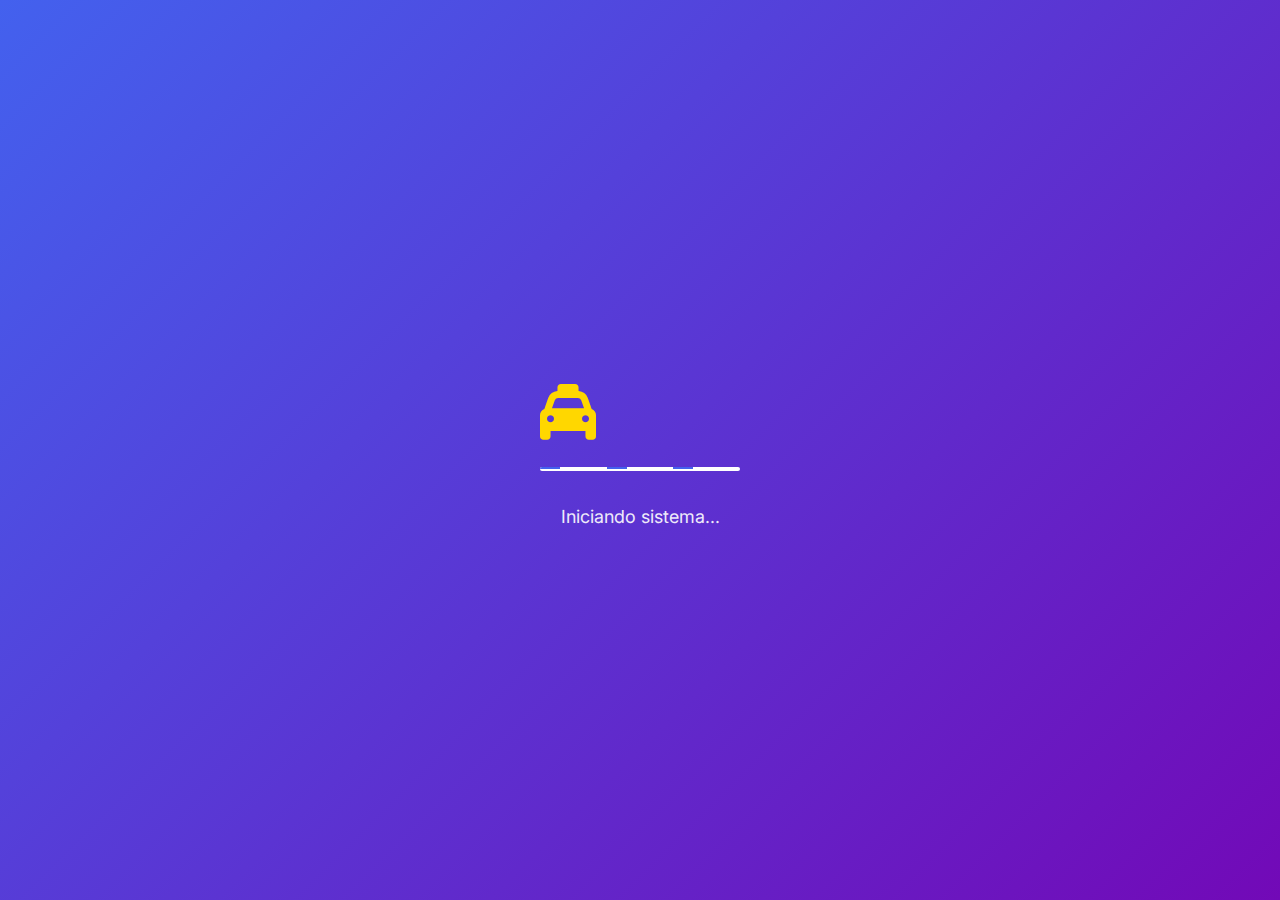
<file: front/index.html>
<!DOCTYPE html>
<html lang="pt-BR">
<head>
    <meta charset="UTF-8">
    <meta name="viewport" content="width=device-width, initial-scale=1.0">
    <title>TaxiPro ERP | Sistema Profissional</title>
    <link rel="stylesheet" href="/back/style.css">
    <link rel="stylesheet" href="https://cdnjs.cloudflare.com/ajax/libs/font-awesome/6.4.0/css/all.min.css">
    <link href="https://fonts.googleapis.com/css2?family=Inter:wght@300;400;500;600;700&family=Poppins:wght@400;500;600;700&display=swap" rel="stylesheet">
</head>
<body class="login-page">
    <!-- Loading Overlay -->
    <div id="loading" class="loading-overlay">
        <div class="loading-content">
            <div class="taxi-animation">
                <div class="taxi">
                    <i class="fas fa-taxi"></i>
                </div>
                <div class="road">
                    <div class="line"></div>
                    <div class="line"></div>
                    <div class="line"></div>
                </div>
            </div>
            <p class="loading-text">Iniciando sistema...</p>
        </div>
    </div>

    <div class="login-container">
        <!-- Left Panel -->
        <div class="login-left">
            <div class="brand-section">
                <div class="logo">
                    <i class="fas fa-taxi"></i>
                    <h1>Taxi<span>Pro</span> ERP</h1>
                </div>
                <p class="tagline">Sistema Profissional de Gestão para Frotas de Táxi</p>
            </div>

            <div class="features-grid">
                <div class="feature-card">
                    <div class="feature-icon">
                        <i class="fas fa-chart-line"></i>
                    </div>
                    <h3>Dashboard Inteligente</h3>
                    <p>Análises em tempo real</p>
                </div>
                <div class="feature-card">
                    <div class="feature-icon">
                        <i class="fas fa-route"></i>
                    </div>
                    <h3>Gestão de Corridas</h3>
                    <p>Controle total das viagens</p>
                </div>
                <div class="feature-card">
                    <div class="feature-icon">
                        <i class="fas fa-user-tie"></i>
                    </div>
                    <h3>Motoristas</h3>
                    <p>Gestão de equipe</p>
                </div>
                <div class="feature-card">
                    <div class="feature-icon">
                        <i class="fas fa-car"></i>
                    </div>
                    <h3>Frota Completa</h3>
                    <p>Controle de veículos</p>
                </div>
            </div>

            <div class="stats-banner">
                <div class="stat">
                    <h3>+500</h3>
                    <p>Clientes Satisfeitos</p>
                </div>
                <div class="stat">
                    <h3>24/7</h3>
                    <p>Suporte Premium</p>
                </div>
                <div class="stat">
                    <h3>100%</h3>
                    <p>Sistema Online</p>
                </div>
            </div>
        </div>

        <!-- Right Panel -->
        <div class="login-right">
            <div class="login-form-wrapper">
                <div class="form-header">
                    <h2>Acessar Sistema</h2>
                    <p>Entre com suas credenciais para gerenciar sua frota</p>
                </div>

                <form id="loginForm" class="login-form">
                    <div class="input-group">
                        <label>
                            <i class="fas fa-user"></i>
                            <span>Usuário</span>
                        </label>
                        <input type="text" id="username" placeholder="Digite seu usuário" required>
                    </div>

                    <div class="input-group">
                        <label>
                            <i class="fas fa-lock"></i>
                            <span>Senha</span>
                        </label>
                        <div class="password-wrapper">
                            <input type="password" id="password" placeholder="Digite sua senha" required>
                            <button type="button" class="show-password" id="togglePassword">
                                <i class="fas fa-eye"></i>
                            </button>
                        </div>
                    </div>

                    <div class="form-options">
                        <label class="checkbox">
                            <input type="checkbox" id="remember">
                            <span class="checkmark"></span>
                            Lembrar-me
                        </label>
                        <a href="#" class="forgot-link">Esqueci a senha</a>
                    </div>

                    <button type="submit" class="btn-login">
                        <i class="fas fa-sign-in-alt"></i>
                        <span>Entrar no Sistema</span>
                    </button>

                    <div class="demo-credentials">
                        <p><strong>Credenciais de Teste:</strong></p>
                        <p><code>admin</code> / <code>taxipro123</code></p>
                    </div>
                </form>

                <div class="login-footer">
                    <p>© 2024 TaxiPro ERP - Sistema Profissional</p>
                    <p>v3.0.0 | Todos os direitos reservados</p>
                </div>
            </div>
        </div>
    </div>

    <script src="/back/script.js"></script>
</body>
</html>
</file>
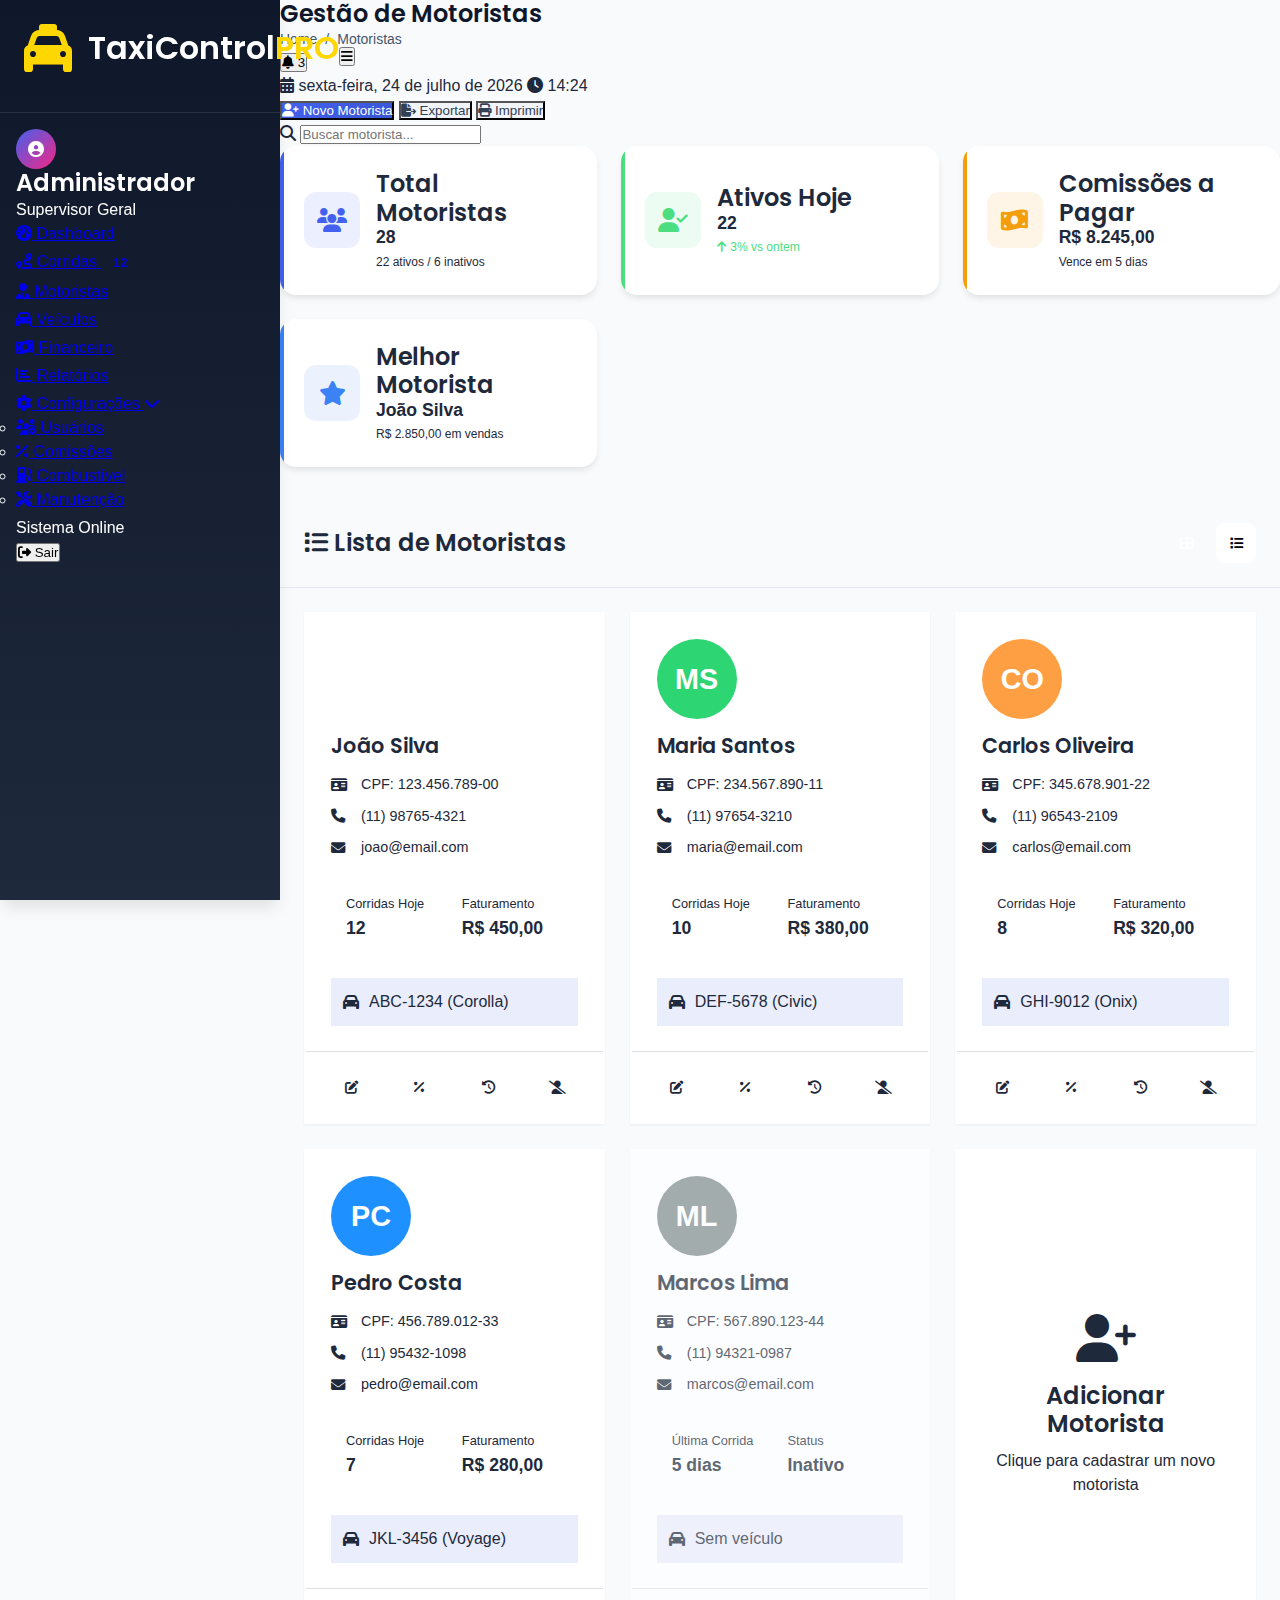
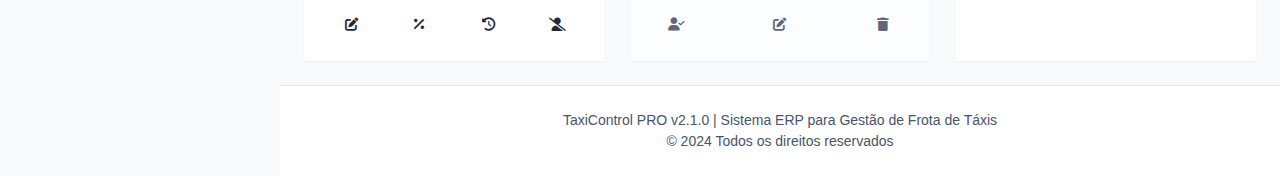
<file: front/motoristas.html>
<!DOCTYPE html>
<html lang="pt-BR">
<head>
    <meta charset="UTF-8">
    <meta name="viewport" content="width=device-width, initial-scale=1.0">
    <title>Motoristas | TaxiControl PRO</title>
    <link rel="stylesheet" href="/back/style.css">
    <link rel="stylesheet" href="https://cdnjs.cloudflare.com/ajax/libs/font-awesome/6.4.0/css/all.min.css">
    <link href="https://fonts.googleapis.com/css2?family=Poppins:wght@300;400;500;600;700&family=Montserrat:wght@400;500;600;700&display=swap" rel="stylesheet">
</head>
<body>
    <!-- Sidebar -->
    <nav class="sidebar">
        <div class="sidebar-header">
            <div class="logo">
                <i class="fas fa-taxi"></i>
                <h2>TaxiControl<span>PRO</span></h2>
            </div>
            <button class="menu-toggle" id="menu-toggle">
                <i class="fas fa-bars"></i>
            </button>
        </div>
        
        <div class="sidebar-menu">
            <div class="user-info">
                <div class="user-avatar">
                    <i class="fas fa-user-circle"></i>
                </div>
                <div class="user-details">
                    <h3>Administrador</h3>
                    <p>Supervisor Geral</p>
                </div>
            </div>
            
            <ul class="menu-items">
                <li class="menu-item">
                    <a href="dashboard.html">
                        <i class="fas fa-tachometer-alt"></i>
                        <span>Dashboard</span>
                    </a>
                </li>
                <li class="menu-item">
                    <a href="corridas.html">
                        <i class="fas fa-route"></i>
                        <span>Corridas</span>
                        <span class="badge">12</span>
                    </a>
                </li>
                <li class="menu-item active">
                    <a href="motoristas.html">
                        <i class="fas fa-user-tie"></i>
                        <span>Motoristas</span>
                    </a>
                </li>
                <li class="menu-item">
                    <a href="veiculos.html">
                        <i class="fas fa-car"></i>
                        <span>Veículos</span>
                    </a>
                </li>
                <li class="menu-item">
                    <a href="financeiro.html">
                        <i class="fas fa-money-bill-wave"></i>
                        <span>Financeiro</span>
                    </a>
                </li>
                <li class="menu-item">
                    <a href="relatorios.html">
                        <i class="fas fa-chart-bar"></i>
                        <span>Relatórios</span>
                    </a>
                </li>
                <li class="menu-item has-submenu">
                    <a href="#">
                        <i class="fas fa-cog"></i>
                        <span>Configurações</span>
                        <i class="fas fa-chevron-down"></i>
                    </a>
                    <ul class="submenu">
                        <li><a href="#"><i class="fas fa-users-cog"></i> Usuários</a></li>
                        <li><a href="#"><i class="fas fa-percentage"></i> Comissões</a></li>
                        <li><a href="#"><i class="fas fa-gas-pump"></i> Combustível</a></li>
                        <li><a href="#"><i class="fas fa-tools"></i> Manutenção</a></li>
                    </ul>
                </li>
            </ul>
            
            <div class="sidebar-footer">
                <div class="system-status">
                    <div class="status-indicator online"></div>
                    <span>Sistema Online</span>
                </div>
                <button class="btn-logout" id="logout-btn">
                    <i class="fas fa-sign-out-alt"></i> Sair
                </button>
            </div>
        </div>
    </nav>

    <!-- Main Content -->
    <main class="main-content">
        <!-- Header -->
        <header class="topbar">
            <div class="topbar-left">
                <h1 class="page-title">Gestão de Motoristas</h1>
                <nav class="breadcrumb">
                    <a href="dashboard.html">Home</a> / <span>Motoristas</span>
                </nav>
            </div>
            
            <div class="topbar-right">
                <div class="notifications">
                    <button class="notification-btn">
                        <i class="fas fa-bell"></i>
                        <span class="notification-count">3</span>
                    </button>
                </div>
                <div class="date-time">
                    <i class="fas fa-calendar-alt"></i>
                    <span id="current-date"></span>
                    <i class="fas fa-clock"></i>
                    <span id="current-time"></span>
                </div>
            </div>
        </header>

        <!-- Action Bar -->
        <div class="action-bar">
            <div class="action-bar-left">
                <button class="btn-primary" onclick="showNewDriverModal()">
                    <i class="fas fa-user-plus"></i> Novo Motorista
                </button>
                <button class="btn-secondary">
                    <i class="fas fa-file-export"></i> Exportar
                </button>
                <button class="btn-secondary">
                    <i class="fas fa-print"></i> Imprimir
                </button>
            </div>
            <div class="action-bar-right">
                <div class="search-box">
                    <i class="fas fa-search"></i>
                    <input type="text" placeholder="Buscar motorista..." id="search-drivers">
                </div>
            </div>
        </div>

        <!-- Drivers Stats -->
        <div class="stats-grid">
            <div class="stat-card primary">
                <div class="stat-icon">
                    <i class="fas fa-users"></i>
                </div>
                <div class="stat-info">
                    <h3>Total Motoristas</h3>
                    <p class="stat-value">28</p>
                    <p class="stat-change">
                        22 ativos / 6 inativos
                    </p>
                </div>
            </div>
            
            <div class="stat-card success">
                <div class="stat-icon">
                    <i class="fas fa-user-check"></i>
                </div>
                <div class="stat-info">
                    <h3>Ativos Hoje</h3>
                    <p class="stat-value">22</p>
                    <p class="stat-change positive">
                        <i class="fas fa-arrow-up"></i> 3% vs ontem
                    </p>
                </div>
            </div>
            
            <div class="stat-card warning">
                <div class="stat-icon">
                    <i class="fas fa-money-bill-wave"></i>
                </div>
                <div class="stat-info">
                    <h3>Comissões a Pagar</h3>
                    <p class="stat-value">R$ 8.245,00</p>
                    <p class="stat-change">
                        Vence em 5 dias
                    </p>
                </div>
            </div>
            
            <div class="stat-card info">
                <div class="stat-icon">
                    <i class="fas fa-star"></i>
                </div>
                <div class="stat-info">
                    <h3>Melhor Motorista</h3>
                    <p class="stat-value">João Silva</p>
                    <p class="stat-change">
                        R$ 2.850,00 em vendas
                    </p>
                </div>
            </div>
        </div>

        <!-- Drivers Grid -->
        <div class="content-card">
            <div class="card-header">
                <h3><i class="fas fa-list"></i> Lista de Motoristas</h3>
                <div class="view-toggle">
                    <button class="view-toggle-btn active" data-view="grid">
                        <i class="fas fa-th-large"></i>
                    </button>
                    <button class="view-toggle-btn" data-view="table">
                        <i class="fas fa-list"></i>
                    </button>
                </div>
            </div>
            
            <div class="card-body">
                <div class="drivers-grid" id="drivers-view">
                    <!-- Driver Card 1 -->
                    <div class="driver-card">
                        <div class="driver-card-header">
                            <div class="driver-avatar large">
                                <span>JS</span>
                            </div>
                            <div class="driver-status active"></div>
                        </div>
                        
                        <div class="driver-card-body">
                            <h3>João Silva</h3>
                            <p class="driver-info">
                                <i class="fas fa-id-card"></i> CPF: 123.456.789-00
                            </p>
                            <p class="driver-info">
                                <i class="fas fa-phone"></i> (11) 98765-4321
                            </p>
                            <p class="driver-info">
                                <i class="fas fa-envelope"></i> joao@email.com
                            </p>
                            
                            <div class="driver-stats">
                                <div class="driver-stat">
                                    <span class="stat-label">Corridas Hoje</span>
                                    <span class="stat-value success">12</span>
                                </div>
                                <div class="driver-stat">
                                    <span class="stat-label">Faturamento</span>
                                    <span class="stat-value">R$ 450,00</span>
                                </div>
                            </div>
                            
                            <div class="driver-vehicle">
                                <i class="fas fa-car"></i>
                                <span>ABC-1234 (Corolla)</span>
                            </div>
                        </div>
                        
                        <div class="driver-card-footer">
                            <button class="driver-action-btn" title="Editar">
                                <i class="fas fa-edit"></i>
                            </button>
                            <button class="driver-action-btn" title="Comissões">
                                <i class="fas fa-percentage"></i>
                            </button>
                            <button class="driver-action-btn" title="Histórico">
                                <i class="fas fa-history"></i>
                            </button>
                            <button class="driver-action-btn danger" title="Desativar">
                                <i class="fas fa-user-slash"></i>
                            </button>
                        </div>
                    </div>
                    
                    <!-- Driver Card 2 -->
                    <div class="driver-card">
                        <div class="driver-card-header">
                            <div class="driver-avatar large" style="background: #2ed573;">
                                <span>MS</span>
                            </div>
                            <div class="driver-status active"></div>
                        </div>
                        
                        <div class="driver-card-body">
                            <h3>Maria Santos</h3>
                            <p class="driver-info">
                                <i class="fas fa-id-card"></i> CPF: 234.567.890-11
                            </p>
                            <p class="driver-info">
                                <i class="fas fa-phone"></i> (11) 97654-3210
                            </p>
                            <p class="driver-info">
                                <i class="fas fa-envelope"></i> maria@email.com
                            </p>
                            
                            <div class="driver-stats">
                                <div class="driver-stat">
                                    <span class="stat-label">Corridas Hoje</span>
                                    <span class="stat-value success">10</span>
                                </div>
                                <div class="driver-stat">
                                    <span class="stat-label">Faturamento</span>
                                    <span class="stat-value">R$ 380,00</span>
                                </div>
                            </div>
                            
                            <div class="driver-vehicle">
                                <i class="fas fa-car"></i>
                                <span>DEF-5678 (Civic)</span>
                            </div>
                        </div>
                        
                        <div class="driver-card-footer">
                            <button class="driver-action-btn" title="Editar">
                                <i class="fas fa-edit"></i>
                            </button>
                            <button class="driver-action-btn" title="Comissões">
                                <i class="fas fa-percentage"></i>
                            </button>
                            <button class="driver-action-btn" title="Histórico">
                                <i class="fas fa-history"></i>
                            </button>
                            <button class="driver-action-btn danger" title="Desativar">
                                <i class="fas fa-user-slash"></i>
                            </button>
                        </div>
                    </div>
                    
                    <!-- Driver Card 3 -->
                    <div class="driver-card">
                        <div class="driver-card-header">
                            <div class="driver-avatar large" style="background: #ff9f43;">
                                <span>CO</span>
                            </div>
                            <div class="driver-status active"></div>
                        </div>
                        
                        <div class="driver-card-body">
                            <h3>Carlos Oliveira</h3>
                            <p class="driver-info">
                                <i class="fas fa-id-card"></i> CPF: 345.678.901-22
                            </p>
                            <p class="driver-info">
                                <i class="fas fa-phone"></i> (11) 96543-2109
                            </p>
                            <p class="driver-info">
                                <i class="fas fa-envelope"></i> carlos@email.com
                            </p>
                            
                            <div class="driver-stats">
                                <div class="driver-stat">
                                    <span class="stat-label">Corridas Hoje</span>
                                    <span class="stat-value success">8</span>
                                </div>
                                <div class="driver-stat">
                                    <span class="stat-label">Faturamento</span>
                                    <span class="stat-value">R$ 320,00</span>
                                </div>
                            </div>
                            
                            <div class="driver-vehicle">
                                <i class="fas fa-car"></i>
                                <span>GHI-9012 (Onix)</span>
                            </div>
                        </div>
                        
                        <div class="driver-card-footer">
                            <button class="driver-action-btn" title="Editar">
                                <i class="fas fa-edit"></i>
                            </button>
                            <button class="driver-action-btn" title="Comissões">
                                <i class="fas fa-percentage"></i>
                            </button>
                            <button class="driver-action-btn" title="Histórico">
                                <i class="fas fa-history"></i>
                            </button>
                            <button class="driver-action-btn danger" title="Desativar">
                                <i class="fas fa-user-slash"></i>
                            </button>
                        </div>
                    </div>
                    
                    <!-- Driver Card 4 -->
                    <div class="driver-card">
                        <div class="driver-card-header">
                            <div class="driver-avatar large" style="background: #1e90ff;">
                                <span>PC</span>
                            </div>
                            <div class="driver-status active"></div>
                        </div>
                        
                        <div class="driver-card-body">
                            <h3>Pedro Costa</h3>
                            <p class="driver-info">
                                <i class="fas fa-id-card"></i> CPF: 456.789.012-33
                            </p>
                            <p class="driver-info">
                                <i class="fas fa-phone"></i> (11) 95432-1098
                            </p>
                            <p class="driver-info">
                                <i class="fas fa-envelope"></i> pedro@email.com
                            </p>
                            
                            <div class="driver-stats">
                                <div class="driver-stat">
                                    <span class="stat-label">Corridas Hoje</span>
                                    <span class="stat-value success">7</span>
                                </div>
                                <div class="driver-stat">
                                    <span class="stat-label">Faturamento</span>
                                    <span class="stat-value">R$ 280,00</span>
                                </div>
                            </div>
                            
                            <div class="driver-vehicle">
                                <i class="fas fa-car"></i>
                                <span>JKL-3456 (Voyage)</span>
                            </div>
                        </div>
                        
                        <div class="driver-card-footer">
                            <button class="driver-action-btn" title="Editar">
                                <i class="fas fa-edit"></i>
                            </button>
                            <button class="driver-action-btn" title="Comissões">
                                <i class="fas fa-percentage"></i>
                            </button>
                            <button class="driver-action-btn" title="Histórico">
                                <i class="fas fa-history"></i>
                            </button>
                            <button class="driver-action-btn danger" title="Desativar">
                                <i class="fas fa-user-slash"></i>
                            </button>
                        </div>
                    </div>
                    
                    <!-- Driver Card 5 (Inativo) -->
                    <div class="driver-card inactive">
                        <div class="driver-card-header">
                            <div class="driver-avatar large" style="background: #7f8c8d;">
                                <span>ML</span>
                            </div>
                            <div class="driver-status inactive"></div>
                        </div>
                        
                        <div class="driver-card-body">
                            <h3>Marcos Lima</h3>
                            <p class="driver-info">
                                <i class="fas fa-id-card"></i> CPF: 567.890.123-44
                            </p>
                            <p class="driver-info">
                                <i class="fas fa-phone"></i> (11) 94321-0987
                            </p>
                            <p class="driver-info">
                                <i class="fas fa-envelope"></i> marcos@email.com
                            </p>
                            
                            <div class="driver-stats">
                                <div class="driver-stat">
                                    <span class="stat-label">Última Corrida</span>
                                    <span class="stat-value">5 dias</span>
                                </div>
                                <div class="driver-stat">
                                    <span class="stat-label">Status</span>
                                    <span class="stat-value danger">Inativo</span>
                                </div>
                            </div>
                            
                            <div class="driver-vehicle">
                                <i class="fas fa-car"></i>
                                <span>Sem veículo</span>
                            </div>
                        </div>
                        
                        <div class="driver-card-footer">
                            <button class="driver-action-btn" title="Reativar">
                                <i class="fas fa-user-check"></i>
                            </button>
                            <button class="driver-action-btn" title="Editar">
                                <i class="fas fa-edit"></i>
                            </button>
                            <button class="driver-action-btn danger" title="Excluir">
                                <i class="fas fa-trash"></i>
                            </button>
                        </div>
                    </div>
                    
                    <!-- Add Driver Card -->
                    <div class="driver-card add-driver" onclick="showNewDriverModal()">
                        <div class="add-driver-content">
                            <i class="fas fa-user-plus"></i>
                            <h3>Adicionar Motorista</h3>
                            <p>Clique para cadastrar um novo motorista</p>
                        </div>
                    </div>
                </div>
            </div>
        </div>

        <!-- Footer -->
        <footer class="main-footer">
            <p>TaxiControl PRO v2.1.0 | Sistema ERP para Gestão de Frota de Táxis</p>
            <p>© 2024 Todos os direitos reservados</p>
        </footer>
    </main>

    <!-- Scripts -->
    <script src="/back/script.js"></script>
    <script>
        // Função para mostrar modal de novo motorista
        function showNewDriverModal() {
            const modal = document.createElement('div');
            modal.className = 'modal';
            modal.innerHTML = `
                <div class="modal-content">
                    <div class="modal-header">
                        <h3><i class="fas fa-user-plus"></i> Novo Motorista</h3>
                        <button class="modal-close">&times;</button>
                    </div>
                    <div class="modal-body">
                        <form id="new-driver-form">
                            <div class="form-row">
                                <div class="form-group">
                                    <label><i class="fas fa-user"></i> Nome Completo</label>
                                    <input type="text" placeholder="Nome do motorista" required>
                                </div>
                                <div class="form-group">
                                    <label><i class="fas fa-id-card"></i> CPF</label>
                                    <input type="text" placeholder="000.000.000-00" required>
                                </div>
                            </div>
                            
                            <div class="form-row">
                                <div class="form-group">
                                    <label><i class="fas fa-phone"></i> Telefone</label>
                                    <input type="tel" placeholder="(00) 00000-0000" required>
                                </div>
                                <div class="form-group">
                                    <label><i class="fas fa-envelope"></i> E-mail</label>
                                    <input type="email" placeholder="email@exemplo.com" required>
                                </div>
                            </div>
                            
                            <div class="form-row">
                                <div class="form-group">
                                    <label><i class="fas fa-map-marker-alt"></i> Endereço</label>
                                    <input type="text" placeholder="Endereço completo">
                                </div>
                                <div class="form-group">
                                    <label><i class="fas fa-calendar-alt"></i> Data de Nascimento</label>
                                    <input type="date" required>
                                </div>
                            </div>
                            
                            <div class="form-row">
                                <div class="form-group">
                                    <label><i class="fas fa-percentage"></i> Comissão (%)</label>
                                    <input type="number" step="0.01" placeholder="30" required>
                                </div>
                                <div class="form-group">
                                    <label><i class="fas fa-car"></i> Veículo Atribuído</label>
                                    <select>
                                        <option value="">Sem veículo atribuído</option>
                                        <option value="1">ABC-1234 (Toyota Corolla)</option>
                                        <option value="2">DEF-5678 (Honda Civic)</option>
                                        <option value="3">GHI-9012 (Chevrolet Onix)</option>
                                    </select>
                                </div>
                            </div>
                            
                            <div class="form-group">
                                <label><i class="fas fa-sticky-note"></i> Observações</label>
                                <textarea placeholder="Observações adicionais..."></textarea>
                            </div>
                            
                            <div class="form-group">
                                <label class="checkbox">
                                    <input type="checkbox" checked>
                                    <span>Motorista ativo imediatamente</span>
                                </label>
                            </div>
                        </form>
                    </div>
                    <div class="modal-footer">
                        <button class="btn-secondary" onclick="closeModal()">Cancelar</button>
                        <button class="btn-primary" onclick="saveNewDriver()">
                            <i class="fas fa-save"></i> Salvar Motorista
                        </button>
                    </div>
                </div>
            `;
            
            document.body.appendChild(modal);
            
            // Fechar modal
            modal.querySelector('.modal-close').addEventListener('click', closeModal);
            modal.addEventListener('click', function(e) {
                if (e.target === this) closeModal();
            });
        }

        // Salvar novo motorista
        function saveNewDriver() {
            const form = document.getElementById('new-driver-form');
            if (form.checkValidity()) {
                const loading = showLoading('Salvando motorista...');
                
                setTimeout(() => {
                    loading.hide();
                    closeModal();
                    showAlert('Motorista cadastrado com sucesso!', 'success');
                }, 1500);
            } else {
                form.reportValidity();
            }
        }

        // Adicionar estilos para os cards de motoristas
        document.addEventListener('DOMContentLoaded', function() {
            const style = document.createElement('style');
            style.textContent = `
                .drivers-grid {
                    display: grid;
                    grid-template-columns: repeat(auto-fill, minmax(300px, 1fr));
                    gap: 25px;
                }
                
                .driver-card {
                    background: white;
                    border-radius: var(--border-radius);
                    box-shadow: var(--shadow-sm);
                    overflow: hidden;
                    transition: var(--transition);
                    border: 2px solid transparent;
                }
                
                .driver-card:hover {
                    transform: translateY(-5px);
                    box-shadow: var(--shadow-md);
                    border-color: var(--primary-color);
                }
                
                .driver-card.inactive {
                    opacity: 0.7;
                }
                
                .driver-card-header {
                    padding: 25px 25px 0;
                    position: relative;
                }
                
                .driver-avatar.large {
                    width: 80px;
                    height: 80px;
                    border-radius: 50%;
                    background: var(--primary-color);
                    color: white;
                    display: flex;
                    align-items: center;
                    justify-content: center;
                    font-size: 1.8rem;
                    font-weight: 700;
                    margin-bottom: 15px;
                }
                
                .driver-status {
                    position: absolute;
                    top: 25px;
                    right: 25px;
                    width: 15px;
                    height: 15px;
                    border-radius: 50%;
                    border: 3px solid white;
                }
                
                .driver-status.active {
                    background: var(--success-color);
                    box-shadow: 0 0 10px var(--success-color);
                }
                
                .driver-status.inactive {
                    background: var(--gray-light);
                }
                
                .driver-card-body {
                    padding: 0 25px 25px;
                }
                
                .driver-card-body h3 {
                    font-size: 1.3rem;
                    margin-bottom: 15px;
                    color: var(--dark-color);
                }
                
                .driver-info {
                    display: flex;
                    align-items: center;
                    gap: 10px;
                    margin-bottom: 10px;
                    color: var(--gray-color);
                    font-size: 0.9rem;
                }
                
                .driver-info i {
                    width: 20px;
                    color: var(--primary-color);
                }
                
                .driver-stats {
                    display: grid;
                    grid-template-columns: 1fr 1fr;
                    gap: 15px;
                    margin: 20px 0;
                    padding: 15px;
                    background: var(--light-gray);
                    border-radius: var(--border-radius-sm);
                }
                
                .driver-stat {
                    display: flex;
                    flex-direction: column;
                    gap: 5px;
                }
                
                .stat-label {
                    font-size: 0.8rem;
                    color: var(--gray-color);
                }
                
                .stat-value {
                    font-size: 1.1rem;
                    font-weight: 700;
                    color: var(--dark-color);
                }
                
                .stat-value.success {
                    color: var(--success-color);
                }
                
                .stat-value.danger {
                    color: var(--danger-color);
                }
                
                .driver-vehicle {
                    display: flex;
                    align-items: center;
                    gap: 10px;
                    padding: 12px;
                    background: rgba(45, 91, 227, 0.1);
                    border-radius: var(--border-radius-sm);
                    color: var(--primary-color);
                    font-weight: 500;
                }
                
                .driver-card-footer {
                    padding: 15px 25px;
                    background: var(--light-gray);
                    border-top: 1px solid #dee2e6;
                    display: flex;
                    justify-content: space-between;
                }
                
                .driver-action-btn {
                    width: 40px;
                    height: 40px;
                    border-radius: 8px;
                    border: none;
                    background: white;
                    color: var(--dark-color);
                    cursor: pointer;
                    display: flex;
                    align-items: center;
                    justify-content: center;
                    transition: var(--transition);
                }
                
                .driver-action-btn:hover {
                    background: var(--primary-color);
                    color: white;
                }
                
                .driver-action-btn.danger:hover {
                    background: var(--danger-color);
                }
                
                .add-driver {
                    border: 2px dashed var(--light-gray);
                    display: flex;
                    align-items: center;
                    justify-content: center;
                    cursor: pointer;
                }
                
                .add-driver:hover {
                    border-color: var(--primary-color);
                    background: rgba(45, 91, 227, 0.05);
                }
                
                .add-driver-content {
                    text-align: center;
                    padding: 40px;
                }
                
                .add-driver-content i {
                    font-size: 3rem;
                    color: var(--primary-color);
                    margin-bottom: 20px;
                }
                
                .add-driver-content h3 {
                    margin-bottom: 10px;
                    color: var(--dark-color);
                }
                
                .add-driver-content p {
                    color: var(--gray-color);
                }
                
                .view-toggle {
                    display: flex;
                    gap: 10px;
                }
                
                .view-toggle-btn {
                    width: 40px;
                    height: 40px;
                    border: 2px solid var(--light-gray);
                    background: white;
                    border-radius: 8px;
                    cursor: pointer;
                    display: flex;
                    align-items: center;
                    justify-content: center;
                    transition: var(--transition);
                }
                
                .view-toggle-btn.active {
                    background: var(--primary-color);
                    color: white;
                    border-color: var(--primary-color);
                }
                
                .view-toggle-btn:hover {
                    border-color: var(--primary-color);
                }
            `;
            document.head.appendChild(style);
            
            // Toggle entre grid e table view
            const viewToggleBtns = document.querySelectorAll('.view-toggle-btn');
            const driversView = document.getElementById('drivers-view');
            
            viewToggleBtns.forEach(btn => {
                btn.addEventListener('click', function() {
                    viewToggleBtns.forEach(b => b.classList.remove('active'));
                    this.classList.add('active');
                    
                    if (this.dataset.view === 'table') {
                        driversView.classList.add('table-view');
                    } else {
                        driversView.classList.remove('table-view');
                    }
                });
            });
        });
    </script>
</body>
</html>
</file>
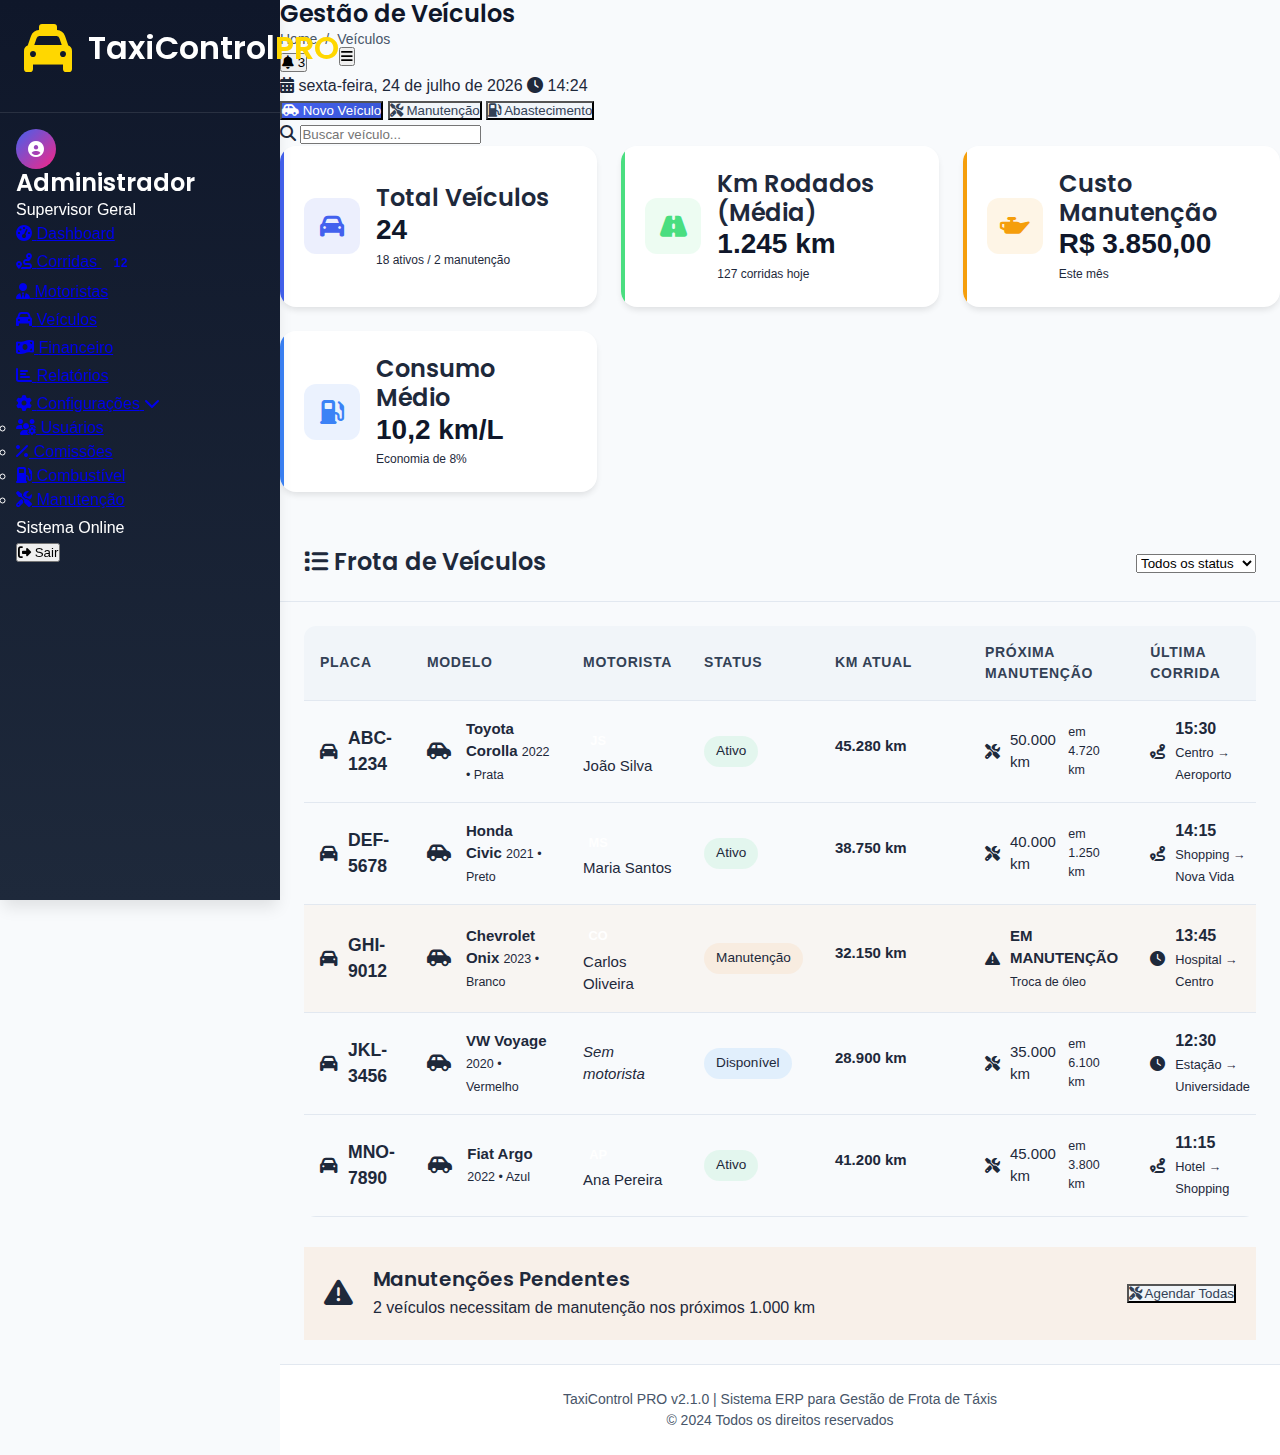
<file: front/veiculos.html>
<!DOCTYPE html>
<html lang="pt-BR">
<head>
    <meta charset="UTF-8">
    <meta name="viewport" content="width=device-width, initial-scale=1.0">
    <title>Veículos | TaxiControl PRO</title>
    <link rel="stylesheet" href="/back/style.css">
    <link rel="stylesheet" href="https://cdnjs.cloudflare.com/ajax/libs/font-awesome/6.4.0/css/all.min.css">
    <link href="https://fonts.googleapis.com/css2?family=Poppins:wght@300;400;500;600;700&family=Montserrat:wght@400;500;600;700&display=swap" rel="stylesheet">
</head>
<body>
    <!-- Sidebar -->
    <nav class="sidebar">
        <div class="sidebar-header">
            <div class="logo">
                <i class="fas fa-taxi"></i>
                <h2>TaxiControl<span>PRO</span></h2>
            </div>
            <button class="menu-toggle" id="menu-toggle">
                <i class="fas fa-bars"></i>
            </button>
        </div>
        
        <div class="sidebar-menu">
            <div class="user-info">
                <div class="user-avatar">
                    <i class="fas fa-user-circle"></i>
                </div>
                <div class="user-details">
                    <h3>Administrador</h3>
                    <p>Supervisor Geral</p>
                </div>
            </div>
            
            <ul class="menu-items">
                <li class="menu-item">
                    <a href="dashboard.html">
                        <i class="fas fa-tachometer-alt"></i>
                        <span>Dashboard</span>
                    </a>
                </li>
                <li class="menu-item">
                    <a href="corridas.html">
                        <i class="fas fa-route"></i>
                        <span>Corridas</span>
                        <span class="badge">12</span>
                    </a>
                </li>
                <li class="menu-item">
                    <a href="motoristas.html">
                        <i class="fas fa-user-tie"></i>
                        <span>Motoristas</span>
                    </a>
                </li>
                <li class="menu-item active">
                    <a href="veiculos.html">
                        <i class="fas fa-car"></i>
                        <span>Veículos</span>
                    </a>
                </li>
                <li class="menu-item">
                    <a href="financeiro.html">
                        <i class="fas fa-money-bill-wave"></i>
                        <span>Financeiro</span>
                    </a>
                </li>
                <li class="menu-item">
                    <a href="relatorios.html">
                        <i class="fas fa-chart-bar"></i>
                        <span>Relatórios</span>
                    </a>
                </li>
                <li class="menu-item has-submenu">
                    <a href="#">
                        <i class="fas fa-cog"></i>
                        <span>Configurações</span>
                        <i class="fas fa-chevron-down"></i>
                    </a>
                    <ul class="submenu">
                        <li><a href="#"><i class="fas fa-users-cog"></i> Usuários</a></li>
                        <li><a href="#"><i class="fas fa-percentage"></i> Comissões</a></li>
                        <li><a href="#"><i class="fas fa-gas-pump"></i> Combustível</a></li>
                        <li><a href="#"><i class="fas fa-tools"></i> Manutenção</a></li>
                    </ul>
                </li>
            </ul>
            
            <div class="sidebar-footer">
                <div class="system-status">
                    <div class="status-indicator online"></div>
                    <span>Sistema Online</span>
                </div>
                <button class="btn-logout" id="logout-btn">
                    <i class="fas fa-sign-out-alt"></i> Sair
                </button>
            </div>
        </div>
    </nav>

    <!-- Main Content -->
    <main class="main-content">
        <!-- Header -->
        <header class="topbar">
            <div class="topbar-left">
                <h1 class="page-title">Gestão de Veículos</h1>
                <nav class="breadcrumb">
                    <a href="dashboard.html">Home</a> / <span>Veículos</span>
                </nav>
            </div>
            
            <div class="topbar-right">
                <div class="notifications">
                    <button class="notification-btn">
                        <i class="fas fa-bell"></i>
                        <span class="notification-count">3</span>
                    </button>
                </div>
                <div class="date-time">
                    <i class="fas fa-calendar-alt"></i>
                    <span id="current-date"></span>
                    <i class="fas fa-clock"></i>
                    <span id="current-time"></span>
                </div>
            </div>
        </header>

        <!-- Action Bar -->
        <div class="action-bar">
            <div class="action-bar-left">
                <button class="btn-primary" onclick="showNewVehicleModal()">
                    <i class="fas fa-car-side"></i> Novo Veículo
                </button>
                <button class="btn-secondary">
                    <i class="fas fa-tools"></i> Manutenção
                </button>
                <button class="btn-secondary">
                    <i class="fas fa-gas-pump"></i> Abastecimento
                </button>
            </div>
            <div class="action-bar-right">
                <div class="search-box">
                    <i class="fas fa-search"></i>
                    <input type="text" placeholder="Buscar veículo..." id="search-vehicles">
                </div>
            </div>
        </div>

        <!-- Vehicle Stats -->
        <div class="stats-grid">
            <div class="stat-card primary">
                <div class="stat-icon">
                    <i class="fas fa-car"></i>
                </div>
                <div class="stat-info">
                    <h3>Total Veículos</h3>
                    <p class="stat-value">24</p>
                    <p class="stat-change">
                        18 ativos / 2 manutenção
                    </p>
                </div>
            </div>
            
            <div class="stat-card success">
                <div class="stat-icon">
                    <i class="fas fa-road"></i>
                </div>
                <div class="stat-info">
                    <h3>Km Rodados (Média)</h3>
                    <p class="stat-value">1.245 km</p>
                    <p class="stat-change">
                        127 corridas hoje
                    </p>
                </div>
            </div>
            
            <div class="stat-card warning">
                <div class="stat-icon">
                    <i class="fas fa-oil-can"></i>
                </div>
                <div class="stat-info">
                    <h3>Custo Manutenção</h3>
                    <p class="stat-value">R$ 3.850,00</p>
                    <p class="stat-change">
                        Este mês
                    </p>
                </div>
            </div>
            
            <div class="stat-card info">
                <div class="stat-icon">
                    <i class="fas fa-gas-pump"></i>
                </div>
                <div class="stat-info">
                    <h3>Consumo Médio</h3>
                    <p class="stat-value">10,2 km/L</p>
                    <p class="stat-change">
                        Economia de 8%
                    </p>
                </div>
            </div>
        </div>

        <!-- Vehicles Table -->
        <div class="content-card">
            <div class="card-header">
                <h3><i class="fas fa-list"></i> Frota de Veículos</h3>
                <div class="view-filters">
                    <select class="status-filter">
                        <option value="all">Todos os status</option>
                        <option value="active">Ativos</option>
                        <option value="maintenance">Em manutenção</option>
                        <option value="inactive">Inativos</option>
                    </select>
                </div>
            </div>
            
            <div class="card-body">
                <div class="table-container">
                    <table class="data-table">
                        <thead>
                            <tr>
                                <th>Placa</th>
                                <th>Modelo</th>
                                <th>Motorista</th>
                                <th>Status</th>
                                <th>Km Atual</th>
                                <th>Próxima Manutenção</th>
                                <th>Última Corrida</th>
                                <th>Rendimento</th>
                                <th>Ações</th>
                            </tr>
                        </thead>
                        <tbody>
                            <!-- Veículo 1 - Ativo -->
                            <tr>
                                <td>
                                    <div class="vehicle-plate">
                                        <i class="fas fa-car"></i>
                                        <strong>ABC-1234</strong>
                                    </div>
                                </td>
                                <td>
                                    <div class="vehicle-model">
                                        <div class="vehicle-icon">
                                            <i class="fas fa-car-side"></i>
                                        </div>
                                        <div>
                                            <strong>Toyota Corolla</strong>
                                            <small>2022 • Prata</small>
                                        </div>
                                    </div>
                                </td>
                                <td>
                                    <div class="driver-cell">
                                        <div class="driver-avatar small">JS</div>
                                        <span>João Silva</span>
                                    </div>
                                </td>
                                <td>
                                    <span class="status-badge active">Ativo</span>
                                </td>
                                <td class="km-info">
                                    <div class="km-value">45.280 km</div>
                                    <div class="km-progress">
                                        <div class="progress-bar" style="width: 65%"></div>
                                    </div>
                                </td>
                                <td>
                                    <div class="maintenance-info">
                                        <i class="fas fa-tools"></i>
                                        <span>50.000 km</span>
                                        <small>em 4.720 km</small>
                                    </div>
                                </td>
                                <td>
                                    <div class="last-ride">
                                        <i class="fas fa-route"></i>
                                        <div>
                                            <strong>15:30</strong>
                                            <small>Centro → Aeroporto</small>
                                        </div>
                                    </div>
                                </td>
                                <td>
                                    <div class="revenue-info success">
                                        <i class="fas fa-money-bill-wave"></i>
                                        <div>
                                            <strong>R$ 450,00</strong>
                                            <small>hoje</small>
                                        </div>
                                    </div>
                                </td>
                                <td>
                                    <div class="table-actions-cell">
                                        <button class="table-action-btn" title="Detalhes">
                                            <i class="fas fa-eye"></i>
                                        </button>
                                        <button class="table-action-btn" title="Manutenção">
                                            <i class="fas fa-tools"></i>
                                        </button>
                                        <button class="table-action-btn" title="Abastecer">
                                            <i class="fas fa-gas-pump"></i>
                                        </button>
                                        <button class="table-action-btn danger" title="Desativar">
                                            <i class="fas fa-times"></i>
                                        </button>
                                    </div>
                                </td>
                            </tr>
                            
                            <!-- Veículo 2 - Ativo -->
                            <tr>
                                <td>
                                    <div class="vehicle-plate">
                                        <i class="fas fa-car"></i>
                                        <strong>DEF-5678</strong>
                                    </div>
                                </td>
                                <td>
                                    <div class="vehicle-model">
                                        <div class="vehicle-icon">
                                            <i class="fas fa-car-side"></i>
                                        </div>
                                        <div>
                                            <strong>Honda Civic</strong>
                                            <small>2021 • Preto</small>
                                        </div>
                                    </div>
                                </td>
                                <td>
                                    <div class="driver-cell">
                                        <div class="driver-avatar small">MS</div>
                                        <span>Maria Santos</span>
                                    </div>
                                </td>
                                <td>
                                    <span class="status-badge active">Ativo</span>
                                </td>
                                <td class="km-info">
                                    <div class="km-value">38.750 km</div>
                                    <div class="km-progress">
                                        <div class="progress-bar" style="width: 45%"></div>
                                    </div>
                                </td>
                                <td>
                                    <div class="maintenance-info">
                                        <i class="fas fa-tools"></i>
                                        <span>40.000 km</span>
                                        <small>em 1.250 km</small>
                                    </div>
                                </td>
                                <td>
                                    <div class="last-ride">
                                        <i class="fas fa-route"></i>
                                        <div>
                                            <strong>14:15</strong>
                                            <small>Shopping → Nova Vida</small>
                                        </div>
                                    </div>
                                </td>
                                <td>
                                    <div class="revenue-info success">
                                        <i class="fas fa-money-bill-wave"></i>
                                        <div>
                                            <strong>R$ 380,00</strong>
                                            <small>hoje</small>
                                        </div>
                                    </div>
                                </td>
                                <td>
                                    <div class="table-actions-cell">
                                        <button class="table-action-btn" title="Detalhes">
                                            <i class="fas fa-eye"></i>
                                        </button>
                                        <button class="table-action-btn" title="Manutenção">
                                            <i class="fas fa-tools"></i>
                                        </button>
                                        <button class="table-action-btn" title="Abastecer">
                                            <i class="fas fa-gas-pump"></i>
                                        </button>
                                        <button class="table-action-btn danger" title="Desativar">
                                            <i class="fas fa-times"></i>
                                        </button>
                                    </div>
                                </td>
                            </tr>
                            
                            <!-- Veículo 3 - Manutenção -->
                            <tr class="maintenance-row">
                                <td>
                                    <div class="vehicle-plate">
                                        <i class="fas fa-car"></i>
                                        <strong>GHI-9012</strong>
                                    </div>
                                </td>
                                <td>
                                    <div class="vehicle-model">
                                        <div class="vehicle-icon">
                                            <i class="fas fa-car-side"></i>
                                        </div>
                                        <div>
                                            <strong>Chevrolet Onix</strong>
                                            <small>2023 • Branco</small>
                                        </div>
                                    </div>
                                </td>
                                <td>
                                    <div class="driver-cell">
                                        <div class="driver-avatar small">CO</div>
                                        <span>Carlos Oliveira</span>
                                    </div>
                                </td>
                                <td>
                                    <span class="status-badge maintenance">Manutenção</span>
                                </td>
                                <td class="km-info">
                                    <div class="km-value">32.150 km</div>
                                    <div class="km-progress">
                                        <div class="progress-bar" style="width: 85%"></div>
                                    </div>
                                </td>
                                <td>
                                    <div class="maintenance-info warning">
                                        <i class="fas fa-exclamation-triangle"></i>
                                        <div>
                                            <strong>EM MANUTENÇÃO</strong>
                                            <small>Troca de óleo</small>
                                        </div>
                                    </div>
                                </td>
                                <td>
                                    <div class="last-ride">
                                        <i class="fas fa-clock"></i>
                                        <div>
                                            <strong>13:45</strong>
                                            <small>Hospital → Centro</small>
                                        </div>
                                    </div>
                                </td>
                                <td>
                                    <div class="revenue-info">
                                        <i class="fas fa-money-bill-wave"></i>
                                        <div>
                                            <strong>R$ 320,00</strong>
                                            <small>hoje</small>
                                        </div>
                                    </div>
                                </td>
                                <td>
                                    <div class="table-actions-cell">
                                        <button class="table-action-btn" title="Detalhes">
                                            <i class="fas fa-eye"></i>
                                        </button>
                                        <button class="table-action-btn warning" title="Finalizar Manutenção">
                                            <i class="fas fa-check"></i>
                                        </button>
                                        <button class="table-action-btn" title="Histórico">
                                            <i class="fas fa-history"></i>
                                        </button>
                                    </div>
                                </td>
                            </tr>
                            
                            <!-- Veículo 4 - Disponível -->
                            <tr>
                                <td>
                                    <div class="vehicle-plate">
                                        <i class="fas fa-car"></i>
                                        <strong>JKL-3456</strong>
                                    </div>
                                </td>
                                <td>
                                    <div class="vehicle-model">
                                        <div class="vehicle-icon">
                                            <i class="fas fa-car-side"></i>
                                        </div>
                                        <div>
                                            <strong>VW Voyage</strong>
                                            <small>2020 • Vermelho</small>
                                        </div>
                                    </div>
                                </td>
                                <td>
                                    <div class="driver-cell">
                                        <span class="no-driver">Sem motorista</span>
                                    </div>
                                </td>
                                <td>
                                    <span class="status-badge available">Disponível</span>
                                </td>
                                <td class="km-info">
                                    <div class="km-value">28.900 km</div>
                                    <div class="km-progress">
                                        <div class="progress-bar" style="width: 30%"></div>
                                    </div>
                                </td>
                                <td>
                                    <div class="maintenance-info">
                                        <i class="fas fa-tools"></i>
                                        <span>35.000 km</span>
                                        <small>em 6.100 km</small>
                                    </div>
                                </td>
                                <td>
                                    <div class="last-ride">
                                        <i class="fas fa-clock"></i>
                                        <div>
                                            <strong>12:30</strong>
                                            <small>Estação → Universidade</small>
                                        </div>
                                    </div>
                                </td>
                                <td>
                                    <div class="revenue-info">
                                        <i class="fas fa-money-bill-wave"></i>
                                        <div>
                                            <strong>R$ 280,00</strong>
                                            <small>hoje</small>
                                        </div>
                                    </div>
                                </td>
                                <td>
                                    <div class="table-actions-cell">
                                        <button class="table-action-btn" title="Atribuir Motorista">
                                            <i class="fas fa-user-plus"></i>
                                        </button>
                                        <button class="table-action-btn" title="Detalhes">
                                            <i class="fas fa-eye"></i>
                                        </button>
                                        <button class="table-action-btn" title="Manutenção">
                                            <i class="fas fa-tools"></i>
                                        </button>
                                    </div>
                                </td>
                            </tr>
                            
                            <!-- Veículo 5 - Ativo -->
                            <tr>
                                <td>
                                    <div class="vehicle-plate">
                                        <i class="fas fa-car"></i>
                                        <strong>MNO-7890</strong>
                                    </div>
                                </td>
                                <td>
                                    <div class="vehicle-model">
                                        <div class="vehicle-icon">
                                            <i class="fas fa-car-side"></i>
                                        </div>
                                        <div>
                                            <strong>Fiat Argo</strong>
                                            <small>2022 • Azul</small>
                                        </div>
                                    </div>
                                </td>
                                <td>
                                    <div class="driver-cell">
                                        <div class="driver-avatar small">AP</div>
                                        <span>Ana Pereira</span>
                                    </div>
                                </td>
                                <td>
                                    <span class="status-badge active">Ativo</span>
                                </td>
                                <td class="km-info">
                                    <div class="km-value">41.200 km</div>
                                    <div class="km-progress">
                                        <div class="progress-bar" style="width: 60%"></div>
                                    </div>
                                </td>
                                <td>
                                    <div class="maintenance-info">
                                        <i class="fas fa-tools"></i>
                                        <span>45.000 km</span>
                                        <small>em 3.800 km</small>
                                    </div>
                                </td>
                                <td>
                                    <div class="last-ride">
                                        <i class="fas fa-route"></i>
                                        <div>
                                            <strong>11:15</strong>
                                            <small>Hotel → Shopping</small>
                                        </div>
                                    </div>
                                </td>
                                <td>
                                    <div class="revenue-info success">
                                        <i class="fas fa-money-bill-wave"></i>
                                        <div>
                                            <strong>R$ 220,00</strong>
                                            <small>hoje</small>
                                        </div>
                                    </div>
                                </td>
                                <td>
                                    <div class="table-actions-cell">
                                        <button class="table-action-btn" title="Detalhes">
                                            <i class="fas fa-eye"></i>
                                        </button>
                                        <button class="table-action-btn" title="Manutenção">
                                            <i class="fas fa-tools"></i>
                                        </button>
                                        <button class="table-action-btn" title="Abastecer">
                                            <i class="fas fa-gas-pump"></i>
                                        </button>
                                        <button class="table-action-btn danger" title="Desativar">
                                            <i class="fas fa-times"></i>
                                        </button>
                                    </div>
                                </td>
                            </tr>
                        </tbody>
                    </table>
                </div>
                
                <!-- Maintenance Alert -->
                <div class="maintenance-alert warning">
                    <div class="alert-icon">
                        <i class="fas fa-exclamation-triangle"></i>
                    </div>
                    <div class="alert-content">
                        <h4>Manutenções Pendentes</h4>
                        <p>2 veículos necessitam de manutenção nos próximos 1.000 km</p>
                    </div>
                    <button class="btn-secondary">
                        <i class="fas fa-tools"></i> Agendar Todas
                    </button>
                </div>
            </div>
        </div>

        <!-- Footer -->
        <footer class="main-footer">
            <p>TaxiControl PRO v2.1.0 | Sistema ERP para Gestão de Frota de Táxis</p>
            <p>© 2024 Todos os direitos reservados</p>
        </footer>
    </main>

    <!-- Scripts -->
    <script src="/back/script.js"></script>
    <script>
        // Função para mostrar modal de novo veículo
        function showNewVehicleModal() {
            const modal = document.createElement('div');
            modal.className = 'modal';
            modal.innerHTML = `
                <div class="modal-content">
                    <div class="modal-header">
                        <h3><i class="fas fa-car-side"></i> Novo Veículo</h3>
                        <button class="modal-close">&times;</button>
                    </div>
                    <div class="modal-body">
                        <form id="new-vehicle-form">
                            <div class="form-row">
                                <div class="form-group">
                                    <label><i class="fas fa-car"></i> Placa</label>
                                    <input type="text" placeholder="ABC-1234" required>
                                </div>
                                <div class="form-group">
                                    <label><i class="fas fa-car"></i> Modelo</label>
                                    <input type="text" placeholder="Toyota Corolla" required>
                                </div>
                            </div>
                            
                            <div class="form-row">
                                <div class="form-group">
                                    <label><i class="fas fa-calendar-alt"></i> Ano</label>
                                    <input type="number" placeholder="2023" required>
                                </div>
                                <div class="form-group">
                                    <label><i class="fas fa-palette"></i> Cor</label>
                                    <input type="text" placeholder="Prata" required>
                                </div>
                                <div class="form-group">
                                    <label><i class="fas fa-tachometer-alt"></i> Km Atual</label>
                                    <input type="number" placeholder="0" required>
                                </div>
                            </div>
                            
                            <div class="form-row">
                                <div class="form-group">
                                    <label><i class="fas fa-id-card"></i> Renavam</label>
                                    <input type="text" placeholder="Número do Renavam">
                                </div>
                                <div class="form-group">
                                    <label><i class="fas fa-id-card"></i> Chassi</label>
                                    <input type="text" placeholder="Número do Chassi">
                                </div>
                            </div>
                            
                            <div class="form-row">
                                <div class="form-group">
                                    <label><i class="fas fa-gas-pump"></i> Combustível</label>
                                    <select required>
                                        <option value="gasolina">Gasolina</option>
                                        <option value="etanol">Etanol</option>
                                        <option value="flex">Flex</option>
                                        <option value="diesel">Diesel</option>
                                    </select>
                                </div>
                                <div class="form-group">
                                    <label><i class="fas fa-user-tie"></i> Motorista</label>
                                    <select>
                                        <option value="">Sem motorista atribuído</option>
                                        <option value="1">João Silva</option>
                                        <option value="2">Maria Santos</option>
                                        <option value="3">Carlos Oliveira</option>
                                    </select>
                                </div>
                            </div>
                            
                            <div class="form-group">
                                <label><i class="fas fa-sticky-note"></i> Observações</label>
                                <textarea placeholder="Observações adicionais..."></textarea>
                            </div>
                            
                            <div class="form-group">
                                <label class="checkbox">
                                    <input type="checkbox" checked>
                                    <span>Veículo ativo imediatamente</span>
                                </label>
                            </div>
                        </form>
                    </div>
                    <div class="modal-footer">
                        <button class="btn-secondary" onclick="closeModal()">Cancelar</button>
                        <button class="btn-primary" onclick="saveNewVehicle()">
                            <i class="fas fa-save"></i> Salvar Veículo
                        </button>
                    </div>
                </div>
            `;
            
            document.body.appendChild(modal);
            
            // Fechar modal
            modal.querySelector('.modal-close').addEventListener('click', closeModal);
            modal.addEventListener('click', function(e) {
                if (e.target === this) closeModal();
            });
        }

        // Salvar novo veículo
        function saveNewVehicle() {
            const form = document.getElementById('new-vehicle-form');
            if (form.checkValidity()) {
                const loading = showLoading('Salvando veículo...');
                
                setTimeout(() => {
                    loading.hide();
                    closeModal();
                    showAlert('Veículo cadastrado com sucesso!', 'success');
                }, 1500);
            } else {
                form.reportValidity();
            }
        }

        // Adicionar estilos específicos para veículos
        document.addEventListener('DOMContentLoaded', function() {
            const style = document.createElement('style');
            style.textContent = `
                .vehicle-plate {
                    display: flex;
                    align-items: center;
                    gap: 10px;
                    font-size: 1.1rem;
                }
                
                .vehicle-plate i {
                    color: var(--primary-color);
                }
                
                .vehicle-model {
                    display: flex;
                    align-items: center;
                    gap: 15px;
                }
                
                .vehicle-icon {
                    width: 40px;
                    height: 40px;
                    background: var(--light-gray);
                    border-radius: 8px;
                    display: flex;
                    align-items: center;
                    justify-content: center;
                    color: var(--primary-color);
                    font-size: 1.2rem;
                }
                
                .driver-avatar.small {
                    width: 30px;
                    height: 30px;
                    border-radius: 50%;
                    background: var(--primary-color);
                    color: white;
                    display: flex;
                    align-items: center;
                    justify-content: center;
                    font-size: 0.8rem;
                    font-weight: 600;
                }
                
                .no-driver {
                    color: var(--gray-color);
                    font-style: italic;
                }
                
                .status-badge {
                    padding: 5px 12px;
                    border-radius: 20px;
                    font-size: 0.85rem;
                    font-weight: 500;
                    display: inline-block;
                }
                
                .status-badge.active {
                    background: rgba(46, 213, 115, 0.1);
                    color: var(--success-color);
                }
                
                .status-badge.maintenance {
                    background: rgba(255, 159, 67, 0.1);
                    color: var(--warning-color);
                }
                
                .status-badge.available {
                    background: rgba(30, 144, 255, 0.1);
                    color: var(--info-color);
                }
                
                .km-info {
                    min-width: 150px;
                }
                
                .km-value {
                    font-weight: 600;
                    margin-bottom: 5px;
                }
                
                .km-progress {
                    height: 6px;
                    background: var(--light-gray);
                    border-radius: 3px;
                    overflow: hidden;
                }
                
                .progress-bar {
                    height: 100%;
                    background: var(--primary-color);
                    border-radius: 3px;
                }
                
                .maintenance-info {
                    display: flex;
                    align-items: center;
                    gap: 10px;
                }
                
                .maintenance-info i {
                    color: var(--primary-color);
                }
                
                .maintenance-info.warning i {
                    color: var(--warning-color);
                }
                
                .last-ride, .revenue-info {
                    display: flex;
                    align-items: center;
                    gap: 10px;
                }
                
                .last-ride i, .revenue-info i {
                    color: var(--gray-color);
                }
                
                .revenue-info.success i {
                    color: var(--success-color);
                }
                
                .last-ride strong, .revenue-info strong {
                    display: block;
                    font-size: 1rem;
                }
                
                .last-ride small, .revenue-info small {
                    font-size: 0.8rem;
                    color: var(--gray-color);
                }
                
                .maintenance-row {
                    background: rgba(255, 159, 67, 0.05);
                }
                
                .maintenance-alert {
                    display: flex;
                    align-items: center;
                    gap: 20px;
                    padding: 20px;
                    background: rgba(255, 159, 67, 0.1);
                    border-radius: var(--border-radius-sm);
                    margin-top: 30px;
                    border-left: 4px solid var(--warning-color);
                }
                
                .maintenance-alert.warning .alert-icon {
                    color: var(--warning-color);
                }
                
                .alert-icon {
                    font-size: 1.8rem;
                }
                
                .alert-content {
                    flex: 1;
                }
                
                .alert-content h4 {
                    margin-bottom: 5px;
                    color: var(--dark-color);
                }
                
                .alert-content p {
                    color: var(--gray-color);
                }
            `;
            document.head.appendChild(style);
        });
    </script>
</body>
</html>
</file>
<file: back/style.css>
/* ===== RESET & VARIÁVEIS ===== */
:root {
    /* Cores principais */
    --primary: #4361ee;
    --primary-dark: #3a56d4;
    --primary-light: #4cc9f0;
    --secondary: #7209b7;
    --accent: #f72585;
    --success: #4ade80;
    --warning: #f59e0b;
    --danger: #ef4444;
    --info: #3b82f6;

    /* Tons de cinza */
    --gray-50: #f8fafc;
    --gray-100: #f1f5f9;
    --gray-200: #e2e8f0;
    --gray-300: #cbd5e1;
    --gray-400: #94a3b8;
    --gray-500: #64748b;
    --gray-600: #475569;
    --gray-700: #334155;
    --gray-800: #1e293b;
    --gray-900: #0f172a;

    /* Sombras */
    --shadow-sm: 0 1px 2px 0 rgb(0 0 0 / 0.05);
    --shadow-md: 0 4px 6px -1px rgb(0 0 0 / 0.1);
    --shadow-lg: 0 10px 15px -3px rgb(0 0 0 / 0.1);
    --shadow-xl: 0 20px 25px -5px rgb(0 0 0 / 0.1);

    /* Bordas */
    --radius-sm: 0.5rem;
    --radius-md: 0.75rem;
    --radius-lg: 1rem;
    --radius-xl: 1.25rem;

    /* Transições */
    --transition-fast: 150ms cubic-bezier(0.4, 0, 0.2, 1);
    --transition-normal: 300ms cubic-bezier(0.4, 0, 0.2, 1);
    --transition-slow: 500ms cubic-bezier(0.4, 0, 0.2, 1);

    /* Layout */
    --sidebar-width: 280px;
    --sidebar-collapsed: 80px;
    --header-height: 70px;
}

* {
    margin: 0;
    padding: 0;
    box-sizing: border-box;
}

html {
    font-size: 16px;
}

body {
    font-family: 'Inter', sans-serif;
    color: var(--gray-800);
    background-color: var(--gray-50);
    line-height: 1.5;
    overflow-x: hidden;
}

/* ===== TYPOGRAPHY ===== */
h1, h2, h3, h4, h5, h6 {
    font-family: 'Poppins', sans-serif;
    font-weight: 600;
    line-height: 1.2;
}

h1 { font-size: 2.5rem; }
h2 { font-size: 2rem; }
h3 { font-size: 1.5rem; }
h4 { font-size: 1.25rem; }
h5 { font-size: 1.125rem; }
h6 { font-size: 1rem; }

/* ===== LOADING ANIMATION ===== */
.loading-overlay {
    position: fixed;
    top: 0;
    left: 0;
    width: 100%;
    height: 100%;
    background: linear-gradient(135deg, var(--primary) 0%, var(--secondary) 100%);
    display: flex;
    align-items: center;
    justify-content: center;
    z-index: 9999;
    opacity: 1;
    transition: opacity var(--transition-normal);
}

.loading-overlay.hidden {
    opacity: 0;
    pointer-events: none;
}

.loading-content {
    text-align: center;
    color: white;
}

.taxi-animation {
    position: relative;
    width: 200px;
    height: 100px;
    margin: 0 auto 2rem;
}

.taxi {
    position: absolute;
    font-size: 3.5rem;
    color: #ffd700;
    animation: taxiMove 2s infinite ease-in-out;
    z-index: 2;
}

.road {
    position: absolute;
    bottom: 0;
    left: 0;
    width: 100%;
    height: 4px;
    background: white;
    border-radius: 2px;
    overflow: hidden;
}

.line {
    position: absolute;
    width: 20px;
    height: 2px;
    background: var(--primary);
    animation: roadLines 1s infinite linear;
}

.line:nth-child(1) { left: 0; animation-delay: 0s; }
.line:nth-child(2) { left: 33.33%; animation-delay: 0.33s; }
.line:nth-child(3) { left: 66.66%; animation-delay: 0.66s; }

@keyframes taxiMove {
    0%, 100% { transform: translateX(0) scale(1); }
    25% { transform: translateX(-20px) scale(1.05); }
    50% { transform: translateX(20px) scale(1); }
    75% { transform: translateX(-10px) scale(1.02); }
}

@keyframes roadLines {
    0% { transform: translateX(-50px); }
    100% { transform: translateX(250px); }
}

.loading-text {
    font-size: 1.125rem;
    opacity: 0.9;
    animation: pulse 1.5s infinite;
}

@keyframes pulse {
    0%, 100% { opacity: 0.9; }
    50% { opacity: 0.6; }
}

/* ===== LOGIN PAGE ===== */
.login-page {
    min-height: 100vh;
    display: flex;
    align-items: center;
    justify-content: center;
    background: linear-gradient(135deg, var(--gray-900) 0%, var(--gray-800) 100%);
    padding: 1rem;
}

.login-container {
    display: flex;
    max-width: 1200px;
    width: 100%;
    height: 700px;
    background: white;
    border-radius: var(--radius-xl);
    overflow: hidden;
    box-shadow: var(--shadow-xl);
}

.login-left {
    flex: 1;
    background: linear-gradient(135deg, var(--primary) 0%, var(--secondary) 100%);
    color: white;
    padding: 3rem;
    display: flex;
    flex-direction: column;
    position: relative;
    overflow: hidden;
}

.login-left::before {
    content: '';
    position: absolute;
    top: -50%;
    right: -20%;
    width: 400px;
    height: 400px;
    background: rgba(255, 255, 255, 0.1);
    border-radius: 50%;
}

.brand-section {
    position: relative;
    z-index: 2;
    margin-bottom: 3rem;
}

.logo {
    display: flex;
    align-items: center;
    gap: 1rem;
    margin-bottom: 1rem;
}

.logo i {
    font-size: 3rem;
    color: #ffd700;
}

.logo h1 {
    font-size: 2.5rem;
    color: white;
}

.logo span {
    color: #ffd700;
}

.tagline {
    font-size: 1.125rem;
    opacity: 0.9;
    max-width: 400px;
}

.features-grid {
    display: grid;
    grid-template-columns: repeat(2, 1fr);
    gap: 1.5rem;
    margin-bottom: 3rem;
    position: relative;
    z-index: 2;
}

.feature-card {
    background: rgba(255, 255, 255, 0.1);
    backdrop-filter: blur(10px);
    border-radius: var(--radius-md);
    padding: 1.5rem;
    transition: transform var(--transition-fast), background var(--transition-fast);
}

.feature-card:hover {
    transform: translateY(-5px);
    background: rgba(255, 255, 255, 0.15);
}

.feature-icon {
    width: 50px;
    height: 50px;
    background: rgba(255, 255, 255, 0.2);
    border-radius: var(--radius-sm);
    display: flex;
    align-items: center;
    justify-content: center;
    font-size: 1.5rem;
    margin-bottom: 1rem;
}

.feature-card h3 {
    font-size: 1.125rem;
    margin-bottom: 0.5rem;
}

.feature-card p {
    font-size: 0.875rem;
    opacity: 0.8;
}

.stats-banner {
    display: flex;
    justify-content: space-between;
    background: rgba(255, 255, 255, 0.1);
    backdrop-filter: blur(10px);
    border-radius: var(--radius-md);
    padding: 1.5rem;
    margin-top: auto;
    position: relative;
    z-index: 2;
}

.stat h3 {
    font-size: 1.75rem;
    margin-bottom: 0.5rem;
}

.stat p {
    font-size: 0.875rem;
    opacity: 0.9;
}

.login-right {
    flex: 1;
    padding: 3rem;
    display: flex;
    align-items: center;
    justify-content: center;
}

.login-form-wrapper {
    width: 100%;
    max-width: 400px;
}

.form-header {
    text-align: center;
    margin-bottom: 2.5rem;
}

.form-header h2 {
    font-size: 2rem;
    margin-bottom: 0.5rem;
    color: var(--gray-900);
}

.form-header p {
    color: var(--gray-600);
}

.login-form {
    display: flex;
    flex-direction: column;
    gap: 1.5rem;
}

.input-group {
    display: flex;
    flex-direction: column;
    gap: 0.5rem;
}

.input-group label {
    display: flex;
    align-items: center;
    gap: 0.5rem;
    font-weight: 500;
    color: var(--gray-700);
}

.input-group label i {
    color: var(--primary);
}

.input-group input {
    padding: 1rem 1.25rem;
    border: 2px solid var(--gray-200);
    border-radius: var(--radius-md);
    font-size: 1rem;
    font-family: 'Inter', sans-serif;
    transition: all var(--transition-fast);
    background: var(--gray-50);
}

.input-group input:focus {
    outline: none;
    border-color: var(--primary);
    background: white;
    box-shadow: 0 0 0 3px rgba(67, 97, 238, 0.1);
}

.input-group input::placeholder {
    color: var(--gray-400);
}

.password-wrapper {
    position: relative;
}

.show-password {
    position: absolute;
    right: 1rem;
    top: 50%;
    transform: translateY(-50%);
    background: none;
    border: none;
    color: var(--gray-400);
    cursor: pointer;
    padding: 0.5rem;
    transition: color var(--transition-fast);
}

.show-password:hover {
    color: var(--primary);
}

.form-options {
    display: flex;
    justify-content: space-between;
    align-items: center;
}

.checkbox {
    display: flex;
    align-items: center;
    gap: 0.75rem;
    cursor: pointer;
    user-select: none;
}

.checkmark {
    width: 20px;
    height: 20px;
    border: 2px solid var(--gray-300);
    border-radius: 4px;
    display: flex;
    align-items: center;
    justify-content: center;
    transition: all var(--transition-fast);
}

.checkbox input:checked ~ .checkmark {
    background: var(--primary);
    border-color: var(--primary);
}

.checkbox input:checked ~ .checkmark::after {
    content: '✓';
    color: white;
    font-size: 0.75rem;
}

.checkbox input {
    display: none;
}

.forgot-link {
    color: var(--primary);
    text-decoration: none;
    font-weight: 500;
    transition: color var(--transition-fast);
}

.forgot-link:hover {
    color: var(--primary-dark);
    text-decoration: underline;
}

.btn-login {
    padding: 1rem 1.5rem;
    background: linear-gradient(135deg, var(--primary) 0%, var(--primary-dark) 100%);
    color: white;
    border: none;
    border-radius: var(--radius-md);
    font-size: 1rem;
    font-weight: 600;
    font-family: 'Inter', sans-serif;
    cursor: pointer;
    display: flex;
    align-items: center;
    justify-content: center;
    gap: 0.75rem;
    transition: all var(--transition-fast);
}

.btn-login:hover {
    transform: translateY(-2px);
    box-shadow: var(--shadow-lg);
}

.btn-login:active {
    transform: translateY(0);
}

.demo-credentials {
    margin-top: 1.5rem;
    padding: 1rem;
    background: var(--gray-100);
    border-radius: var(--radius-md);
    text-align: center;
    font-size: 0.875rem;
}

.demo-credentials p:first-child {
    margin-bottom: 0.25rem;
    font-weight: 500;
}

.demo-credentials code {
    background: var(--gray-200);
    padding: 0.25rem 0.5rem;
    border-radius: 4px;
    font-family: monospace;
}

.login-footer {
    margin-top: 2rem;
    text-align: center;
    font-size: 0.875rem;
    color: var(--gray-500);
    line-height: 1.6;
}

/* ===== MAIN LAYOUT ===== */
.app-container {
    display: flex;
    min-height: 100vh;
}

/* ===== SIDEBAR PREMIUM ===== */
.sidebar {
    width: var(--sidebar-width);
    background: linear-gradient(180deg, var(--gray-900) 0%, var(--gray-800) 100%);
    color: white;
    display: flex;
    flex-direction: column;
    transition: width var(--transition-normal);
    position: fixed;
    left: 0;
    top: 0;
    bottom: 0;
    z-index: 100;
    box-shadow: var(--shadow-lg);
}

.sidebar.collapsed {
    width: var(--sidebar-collapsed);
}

.sidebar-header {
    padding: 1.5rem;
    display: flex;
    align-items: center;
    justify-content: space-between;
    border-bottom: 1px solid rgba(255, 255, 255, 0.1);
}

.brand {
    display: flex;
    align-items: center;
    gap: 0.75rem;
    text-decoration: none;
    color: white;
}

.brand-icon {
    width: 40px;
    height: 40px;
    background: linear-gradient(135deg, var(--primary) 0%, var(--accent) 100%);
    border-radius: var(--radius-md);
    display: flex;
    align-items: center;
    justify-content: center;
    font-size: 1.25rem;
}

.brand-text {
    display: flex;
    flex-direction: column;
}

.brand-name {
    font-size: 1.25rem;
    font-weight: 700;
    color: white;
}

.brand-name span {
    color: #ffd700;
}

.brand-version {
    font-size: 0.75rem;
    opacity: 0.7;
}

.sidebar-toggle {
    width: 36px;
    height: 36px;
    border: none;
    background: rgba(255, 255, 255, 0.1);
    color: white;
    border-radius: var(--radius-sm);
    cursor: pointer;
    display: flex;
    align-items: center;
    justify-content: center;
    transition: all var(--transition-fast);
}

.sidebar-toggle:hover {
    background: rgba(255, 255, 255, 0.2);
}

.sidebar-menu {
    flex: 1;
    padding: 1rem;
    overflow-y: auto;
}

.sidebar-menu::-webkit-scrollbar {
    width: 6px;
}

.sidebar-menu::-webkit-scrollbar-track {
    background: rgba(255, 255, 255, 0.05);
}

.sidebar-menu::-webkit-scrollbar-thumb {
    background: rgba(255, 255, 255, 0.2);
    border-radius: 3px;
}

.sidebar-menu::-webkit-scrollbar-thumb:hover {
    background: rgba(255, 255, 255, 0.3);
}

.menu-section {
    margin-bottom: 1.5rem;
}

.menu-title {
    font-size: 0.75rem;
    text-transform: uppercase;
    letter-spacing: 0.05em;
    color: var(--gray-400);
    padding: 0 0.75rem;
    margin-bottom: 0.75rem;
}

.menu-items {
    list-style: none;
}

.menu-item {
    margin-bottom: 0.25rem;
}

.menu-link {
    display: flex;
    align-items: center;
    gap: 0.75rem;
    padding: 0.875rem 1rem;
    color: var(--gray-300);
    text-decoration: none;
    border-radius: var(--radius-md);
    transition: all var(--transition-fast);
    position: relative;
}

.menu-link:hover {
    background: rgba(255, 255, 255, 0.1);
    color: white;
}

.menu-link.active {
    background: linear-gradient(90deg, var(--primary) 0%, rgba(67, 97, 238, 0.2) 100%);
    color: white;
    box-shadow: 0 2px 10px rgba(67, 97, 238, 0.2);
}

.menu-link.active::before {
    content: '';
    position: absolute;
    left: 0;
    top: 0;
    bottom: 0;
    width: 4px;
    background: var(--primary);
    border-radius: 0 2px 2px 0;
}

.menu-icon {
    width: 20px;
    text-align: center;
    font-size: 1.125rem;
    flex-shrink: 0;
}

.menu-text {
    font-size: 0.9375rem;
    font-weight: 500;
    white-space: nowrap;
    overflow: hidden;
    text-overflow: ellipsis;
}

.menu-badge {
    margin-left: auto;
    background: var(--accent);
    color: white;
    font-size: 0.75rem;
    padding: 0.125rem 0.5rem;
    border-radius: 10px;
    min-width: 20px;
    text-align: center;
}

.sidebar.collapsed .menu-text,
.sidebar.collapsed .menu-badge,
.sidebar.collapsed .menu-title {
    display: none;
}

.user-profile {
    padding: 1.5rem;
    border-top: 1px solid rgba(255, 255, 255, 0.1);
    display: flex;
    align-items: center;
    gap: 0.75rem;
}

.user-avatar {
    width: 40px;
    height: 40px;
    background: linear-gradient(135deg, var(--primary) 0%, var(--accent) 100%);
    border-radius: 50%;
    display: flex;
    align-items: center;
    justify-content: center;
    font-weight: 600;
    flex-shrink: 0;
}

.user-info {
    flex: 1;
    min-width: 0;
}

.user-name {
    font-size: 0.9375rem;
    font-weight: 600;
    margin-bottom: 0.125rem;
    white-space: nowrap;
    overflow: hidden;
    text-overflow: ellipsis;
}

.user-role {
    font-size: 0.75rem;
    color: var(--gray-400);
}

.logout-btn {
    width: 36px;
    height: 36px;
    border: none;
    background: rgba(255, 255, 255, 0.1);
    color: white;
    border-radius: var(--radius-sm);
    cursor: pointer;
    display: flex;
    align-items: center;
    justify-content: center;
    transition: all var(--transition-fast);
    flex-shrink: 0;
}

.logout-btn:hover {
    background: rgba(239, 68, 68, 0.2);
    color: var(--danger);
}

/* ===== MAIN CONTENT ===== */
.main-content {
    flex: 1;
    margin-left: var(--sidebar-width);
    transition: margin-left var(--transition-normal);
    min-height: 100vh;
    display: flex;
    flex-direction: column;
}

.sidebar.collapsed ~ .main-content {
    margin-left: var(--sidebar-collapsed);
}

/* ===== HEADER ===== */
.main-header {
    height: var(--header-height);
    background: white;
    border-bottom: 1px solid var(--gray-200);
    display: flex;
    align-items: center;
    justify-content: space-between;
    padding: 0 2rem;
    position: sticky;
    top: 0;
    z-index: 50;
    box-shadow: var(--shadow-sm);
}

.header-left {
    display: flex;
    align-items: center;
    gap: 1rem;
}

.page-title {
    font-size: 1.5rem;
    font-weight: 600;
    color: var(--gray-900);
}

.breadcrumb {
    display: flex;
    align-items: center;
    gap: 0.5rem;
    font-size: 0.875rem;
    color: var(--gray-600);
}

.breadcrumb a {
    color: var(--gray-600);
    text-decoration: none;
    transition: color var(--transition-fast);
}

.breadcrumb a:hover {
    color: var(--primary);
}

.breadcrumb .separator {
    color: var(--gray-400);
}

.header-right {
    display: flex;
    align-items: center;
    gap: 1rem;
}

.header-action {
    display: flex;
    align-items: center;
    gap: 1rem;
}

.action-btn {
    width: 40px;
    height: 40px;
    border: none;
    background: var(--gray-100);
    color: var(--gray-600);
    border-radius: var(--radius-md);
    cursor: pointer;
    display: flex;
    align-items: center;
    justify-content: center;
    transition: all var(--transition-fast);
    position: relative;
}

.action-btn:hover {
    background: var(--gray-200);
    color: var(--gray-800);
}

.action-btn.active {
    background: var(--primary);
    color: white;
}

.notification-badge {
    position: absolute;
    top: -4px;
    right: -4px;
    background: var(--danger);
    color: white;
    font-size: 0.75rem;
    min-width: 18px;
    height: 18px;
    border-radius: 9px;
    display: flex;
    align-items: center;
    justify-content: center;
    padding: 0 4px;
}

.datetime-display {
    display: flex;
    align-items: center;
    gap: 1rem;
    font-size: 0.875rem;
    color: var(--gray-600);
}

.datetime-item {
    display: flex;
    align-items: center;
    gap: 0.5rem;
}

/* ===== CONTENT AREA ===== */
.content-area {
    flex: 1;
    padding: 2rem;
    background: var(--gray-50);
    overflow-y: auto;
}

/* ===== STATS CARDS ===== */
.stats-grid {
    display: grid;
    grid-template-columns: repeat(auto-fit, minmax(240px, 1fr));
    gap: 1.5rem;
    margin-bottom: 2rem;
}

.stat-card {
    background: white;
    border-radius: var(--radius-lg);
    padding: 1.5rem;
    display: flex;
    align-items: center;
    gap: 1rem;
    box-shadow: var(--shadow-md);
    transition: transform var(--transition-fast), box-shadow var(--transition-fast);
    position: relative;
    overflow: hidden;
}

.stat-card:hover {
    transform: translateY(-4px);
    box-shadow: var(--shadow-lg);
}

.stat-card::before {
    content: '';
    position: absolute;
    top: 0;
    left: 0;
    width: 4px;
    height: 100%;
}

.stat-card.primary::before { background: var(--primary); }
.stat-card.success::before { background: var(--success); }
.stat-card.warning::before { background: var(--warning); }
.stat-card.danger::before { background: var(--danger); }
.stat-card.info::before { background: var(--info); }

.stat-icon {
    width: 56px;
    height: 56px;
    border-radius: var(--radius-md);
    display: flex;
    align-items: center;
    justify-content: center;
    font-size: 1.5rem;
    flex-shrink: 0;
}

.stat-card.primary .stat-icon { background: rgba(67, 97, 238, 0.1); color: var(--primary); }
.stat-card.success .stat-icon { background: rgba(74, 222, 128, 0.1); color: var(--success); }
.stat-card.warning .stat-icon { background: rgba(245, 158, 11, 0.1); color: var(--warning); }
.stat-card.danger .stat-icon { background: rgba(239, 68, 68, 0.1); color: var(--danger); }
.stat-card.info .stat-icon { background: rgba(59, 130, 246, 0.1); color: var(--info); }

.stat-content {
    flex: 1;
    min-width: 0;
}

.stat-title {
    font-size: 0.875rem;
    color: var(--gray-600);
    margin-bottom: 0.25rem;
    font-weight: 500;
}

.stat-value {
    font-size: 1.75rem;
    font-weight: 700;
    color: var(--gray-900);
    margin-bottom: 0.25rem;
    line-height: 1.2;
}

.stat-change {
    display: flex;
    align-items: center;
    gap: 0.25rem;
    font-size: 0.75rem;
    font-weight: 500;
}

.stat-change.positive {
    color: var(--success);
}

.stat-change.negative {
    color: var(--danger);
}

/* ===== DASHBOARD GRID ===== */
.dashboard-grid {
    display: grid;
    grid-template-columns: 2fr 1fr;
    gap: 1.5rem;
    margin-bottom: 1.5rem;
}

@media (max-width: 1200px) {
    .dashboard-grid {
        grid-template-columns: 1fr;
    }
}

/* ===== CARDS ===== */
.card {
    background: white;
    border-radius: var(--radius-lg);
    box-shadow: var(--shadow-md);
    overflow: hidden;
}

.card-header {
    padding: 1.5rem;
    border-bottom: 1px solid var(--gray-200);
    display: flex;
    align-items: center;
    justify-content: space-between;
}

.card-title {
    display: flex;
    align-items: center;
    gap: 0.75rem;
    font-size: 1.125rem;
    font-weight: 600;
    color: var(--gray-900);
}

.card-actions {
    display: flex;
    align-items: center;
    gap: 0.5rem;
}

.card-body {
    padding: 1.5rem;
}

/* ===== CHARTS ===== */
.chart-container {
    position: relative;
    height: 300px;
}

/* ===== TABLES ===== */
.table-container {
    overflow-x: auto;
    border-radius: var(--radius-md);
}

.data-table {
    width: 100%;
    border-collapse: collapse;
    min-width: 800px;
}

.data-table th {
    background: var(--gray-100);
    padding: 1rem;
    text-align: left;
    font-weight: 600;
    color: var(--gray-700);
    border-bottom: 1px solid var(--gray-200);
    font-size: 0.875rem;
    text-transform: uppercase;
    letter-spacing: 0.05em;
}

.data-table td {
    padding: 1rem;
    border-bottom: 1px solid var(--gray-200);
    font-size: 0.9375rem;
}

.data-table tr:hover {
    background: var(--gray-50);
}

.table-actions {
    display: flex;
    gap: 0.5rem;
}

/* ===== BUTTONS ===== */
.btn {
    padding: 0.625rem 1.25rem;
    border: none;
    border-radius: var(--radius-md);
    font-family: 'Inter', sans-serif;
    font-size: 0.9375rem;
    font-weight: 500;
    cursor: pointer;
    display: inline-flex;
    align-items: center;
    justify-content: center;
    gap: 0.5rem;
    transition: all var(--transition-fast);
    text-decoration: none;
}

.btn-sm {
    padding: 0.5rem 1rem;
    font-size: 0.875rem;
}

.btn-lg {
    padding: 0.875rem 1.5rem;
    font-size: 1rem;
}

.btn-primary {
    background: linear-gradient(135deg, var(--primary) 0%, var(--primary-dark) 100%);
    color: white;
}

.btn-primary:hover {
    transform: translateY(-2px);
    box-shadow: var(--shadow-lg);
}

.btn-secondary {
    background: var(--gray-100);
    color: var(--gray-700);
}

.btn-secondary:hover {
    background: var(--gray-200);
}

.btn-success {
    background: linear-gradient(135deg, var(--success) 0%, #22c55e 100%);
    color: white;
}

.btn-danger {
    background: linear-gradient(135deg, var(--danger) 0%, #dc2626 100%);
    color: white;
}

.btn-warning {
    background: linear-gradient(135deg, var(--warning) 0%, #eab308 100%);
    color: white;
}

.btn-outline {
    background: transparent;
    border: 2px solid var(--gray-300);
    color: var(--gray-700);
}

.btn-outline:hover {
    border-color: var(--primary);
    color: var(--primary);
}

/* ===== BADGES ===== */
.badge {
    display: inline-flex;
    align-items: center;
    padding: 0.25rem 0.75rem;
    border-radius: 20px;
    font-size: 0.75rem;
    font-weight: 600;
    text-transform: uppercase;
    letter-spacing: 0.05em;
}

.badge-success {
    background: rgba(74, 222, 128, 0.1);
    color: var(--success);
}

.badge-warning {
    background: rgba(245, 158, 11, 0.1);
    color: var(--warning);
}

.badge-danger {
    background: rgba(239, 68, 68, 0.1);
    color: var(--danger);
}

.badge-info {
    background: rgba(59, 130, 246, 0.1);
    color: var(--info);
}

.badge-primary {
    background: rgba(67, 97, 238, 0.1);
    color: var(--primary);
}

/* ===== FORMS ===== */
.form-group {
    margin-bottom: 1.5rem;
}

.form-label {
    display: block;
    margin-bottom: 0.5rem;
    font-weight: 500;
    color: var(--gray-700);
}

.form-control {
    width: 100%;
    padding: 0.875rem 1rem;
    border: 2px solid var(--gray-300);
    border-radius: var(--radius-md);
    font-family: 'Inter', sans-serif;
    font-size: 1rem;
    transition: all var(--transition-fast);
    background: white;
}

.form-control:focus {
    outline: none;
    border-color: var(--primary);
    box-shadow: 0 0 0 3px rgba(67, 97, 238, 0.1);
}

.form-control::placeholder {
    color: var(--gray-400);
}

.form-row {
    display: grid;
    grid-template-columns: repeat(auto-fit, minmax(200px, 1fr));
    gap: 1rem;
}

/* ===== MODAL ===== */
.modal-overlay {
    position: fixed;
    top: 0;
    left: 0;
    right: 0;
    bottom: 0;
    background: rgba(0, 0, 0, 0.5);
    backdrop-filter: blur(4px);
    display: flex;
    align-items: center;
    justify-content: center;
    z-index: 1000;
    opacity: 0;
    visibility: hidden;
    transition: all var(--transition-normal);
}

.modal-overlay.active {
    opacity: 1;
    visibility: visible;
}

.modal {
    background: white;
    border-radius: var(--radius-lg);
    width: 90%;
    max-width: 500px;
    max-height: 90vh;
    overflow-y: auto;
    transform: translateY(20px);
    transition: transform var(--transition-normal);
    box-shadow: var(--shadow-xl);
}

.modal-overlay.active .modal {
    transform: translateY(0);
}

.modal-header {
    padding: 1.5rem;
    border-bottom: 1px solid var(--gray-200);
    display: flex;
    align-items: center;
    justify-content: space-between;
}

.modal-title {
    font-size: 1.25rem;
    font-weight: 600;
    color: var(--gray-900);
    display: flex;
    align-items: center;
    gap: 0.5rem;
}

.modal-close {
    width: 36px;
    height: 36px;
    border: none;
    background: var(--gray-100);
    color: var(--gray-600);
    border-radius: var(--radius-md);
    cursor: pointer;
    display: flex;
    align-items: center;
    justify-content: center;
    transition: all var(--transition-fast);
}

.modal-close:hover {
    background: var(--gray-200);
    color: var(--gray-800);
}

.modal-body {
    padding: 1.5rem;
}

.modal-footer {
    padding: 1.5rem;
    border-top: 1px solid var(--gray-200);
    display: flex;
    justify-content: flex-end;
    gap: 0.75rem;
}

/* ===== NOTIFICATIONS ===== */
.notification {
    position: fixed;
    top: 1rem;
    right: 1rem;
    background: white;
    border-radius: var(--radius-md);
    padding: 1rem 1.25rem;
    box-shadow: var(--shadow-lg);
    display: flex;
    align-items: center;
    gap: 1rem;
    min-width: 300px;
    max-width: 400px;
    transform: translateX(100%);
    transition: transform var(--transition-normal);
    z-index: 1001;
    border-left: 4px solid;
}

.notification.show {
    transform: translateX(0);
}

.notification.success {
    border-left-color: var(--success);
}

.notification.error {
    border-left-color: var(--danger);
}

.notification.warning {
    border-left-color: var(--warning);
}

.notification.info {
    border-left-color: var(--info);
}

.notification-icon {
    font-size: 1.25rem;
    flex-shrink: 0;
}

.notification.success .notification-icon { color: var(--success); }
.notification.error .notification-icon { color: var(--danger); }
.notification.warning .notification-icon { color: var(--warning); }
.notification.info .notification-icon { color: var(--info); }

.notification-content {
    flex: 1;
    min-width: 0;
}

.notification-title {
    font-weight: 600;
    margin-bottom: 0.25rem;
    color: var(--gray-900);
}

.notification-message {
    font-size: 0.875rem;
    color: var(--gray-600);
}

.notification-close {
    background: none;
    border: none;
    color: var(--gray-400);
    cursor: pointer;
    padding: 0.25rem;
    display: flex;
    align-items: center;
    justify-content: center;
    transition: color var(--transition-fast);
}

.notification-close:hover {
    color: var(--gray-600);
}

/* ===== FOOTER ===== */
.main-footer {
    padding: 1.5rem 2rem;
    background: white;
    border-top: 1px solid var(--gray-200);
    text-align: center;
    color: var(--gray-600);
    font-size: 0.875rem;
}

/* ===== RESPONSIVE ===== */
@media (max-width: 768px) {
    .login-container {
        flex-direction: column;
        height: auto;
        max-width: 400px;
    }

    .login-left {
        padding: 2rem;
    }

    .features-grid {
        grid-template-columns: 1fr;
    }

    .stats-banner {
        flex-direction: column;
        gap: 1rem;
        text-align: center;
    }

    .sidebar {
        transform: translateX(-100%);
    }

    .sidebar.active {
        transform: translateX(0);
    }

    .main-content {
        margin-left: 0 !important;
    }

    .content-area {
        padding: 1rem;
    }

    .stats-grid {
        grid-template-columns: 1fr;
    }

    .header-left {
        flex: 1;
        min-width: 0;
    }

    .page-title {
        font-size: 1.125rem;
        white-space: nowrap;
        overflow: hidden;
        text-overflow: ellipsis;
    }

    .datetime-display {
        display: none;
    }

    .dashboard-grid {
        grid-template-columns: 1fr;
    }
}

/* ===== UTILITIES ===== */
.text-success { color: var(--success); }
.text-danger { color: var(--danger); }
.text-warning { color: var(--warning); }
.text-info { color: var(--info); }
.text-primary { color: var(--primary); }

.bg-success { background: var(--success); }
.bg-danger { background: var(--danger); }
.bg-warning { background: var(--warning); }
.bg-info { background: var(--info); }
.bg-primary { background: var(--primary); }

.mt-1 { margin-top: 0.25rem; }
.mt-2 { margin-top: 0.5rem; }
.mt-3 { margin-top: 1rem; }
.mt-4 { margin-top: 1.5rem; }
.mt-5 { margin-top: 2rem; }

.mb-1 { margin-bottom: 0.25rem; }
.mb-2 { margin-bottom: 0.5rem; }
.mb-3 { margin-bottom: 1rem; }
.mb-4 { margin-bottom: 1.5rem; }
.mb-5 { margin-bottom: 2rem; }

.p-1 { padding: 0.25rem; }
.p-2 { padding: 0.5rem; }
.p-3 { padding: 1rem; }
.p-4 { padding: 1.5rem; }
.p-5 { padding: 2rem; }

.gap-1 { gap: 0.25rem; }
.gap-2 { gap: 0.5rem; }
.gap-3 { gap: 1rem; }
.gap-4 { gap: 1.5rem; }
.gap-5 { gap: 2rem; }

.text-center { text-align: center; }
.text-right { text-align: right; }
.text-left { text-align: left; }

.flex { display: flex; }
.flex-col { flex-direction: column; }
.items-center { align-items: center; }
.justify-center { justify-content: center; }
.justify-between { justify-content: space-between; }
.flex-1 { flex: 1; }
.flex-wrap { flex-wrap: wrap; }

.hidden { display: none; }
.block { display: block; }
.inline-block { display: inline-block; }

.w-full { width: 100%; }
.h-full { height: 100%; }

.rounded { border-radius: var(--radius-md); }
.rounded-full { border-radius: 9999px; }

.shadow { box-shadow: var(--shadow-md); }
.shadow-lg { box-shadow: var(--shadow-lg); }
.shadow-none { box-shadow: none; }

.cursor-pointer { cursor: pointer; }
.select-none { user-select: none; }

.overflow-hidden { overflow: hidden; }
.overflow-auto { overflow: auto; }
.overflow-y-auto { overflow-y: auto; }
.overflow-x-auto { overflow-x: auto; }

.relative { position: relative; }
.absolute { position: absolute; }
.fixed { position: fixed; }
.sticky { position: sticky; }
</file>
